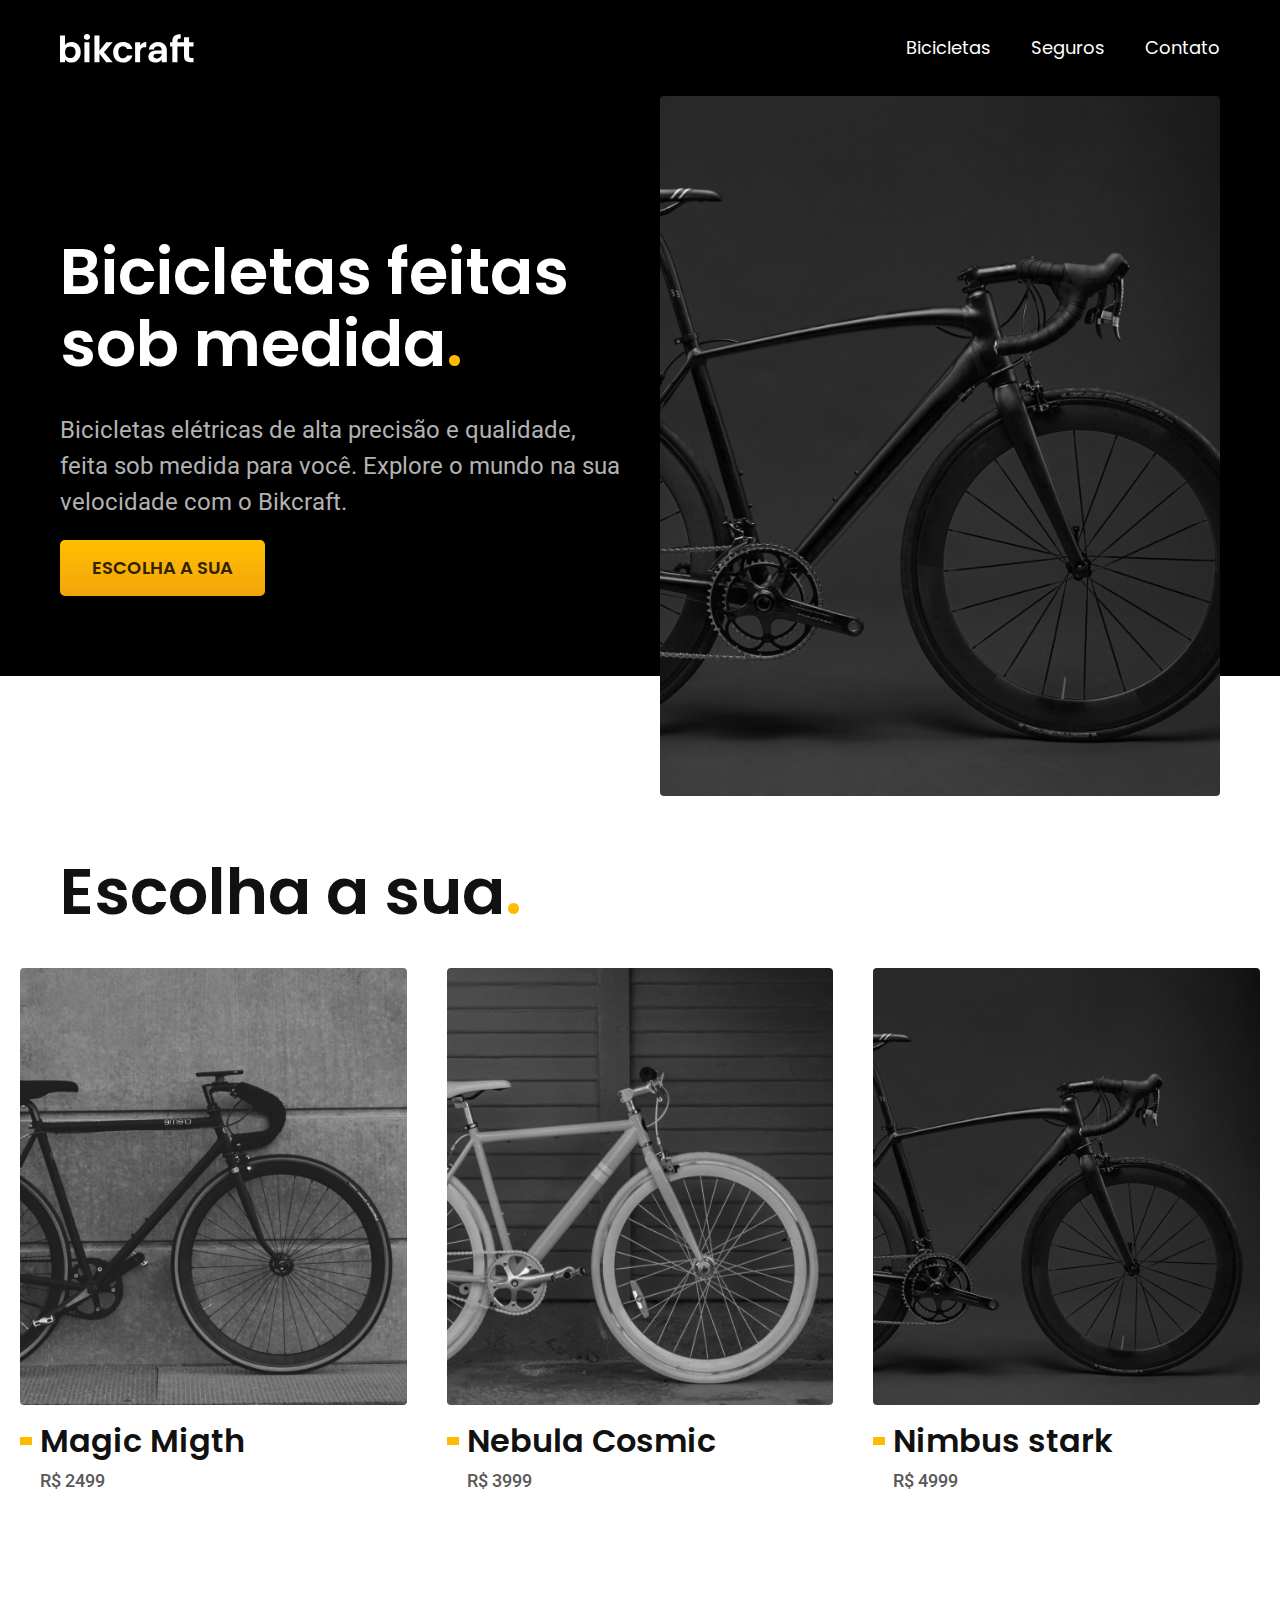
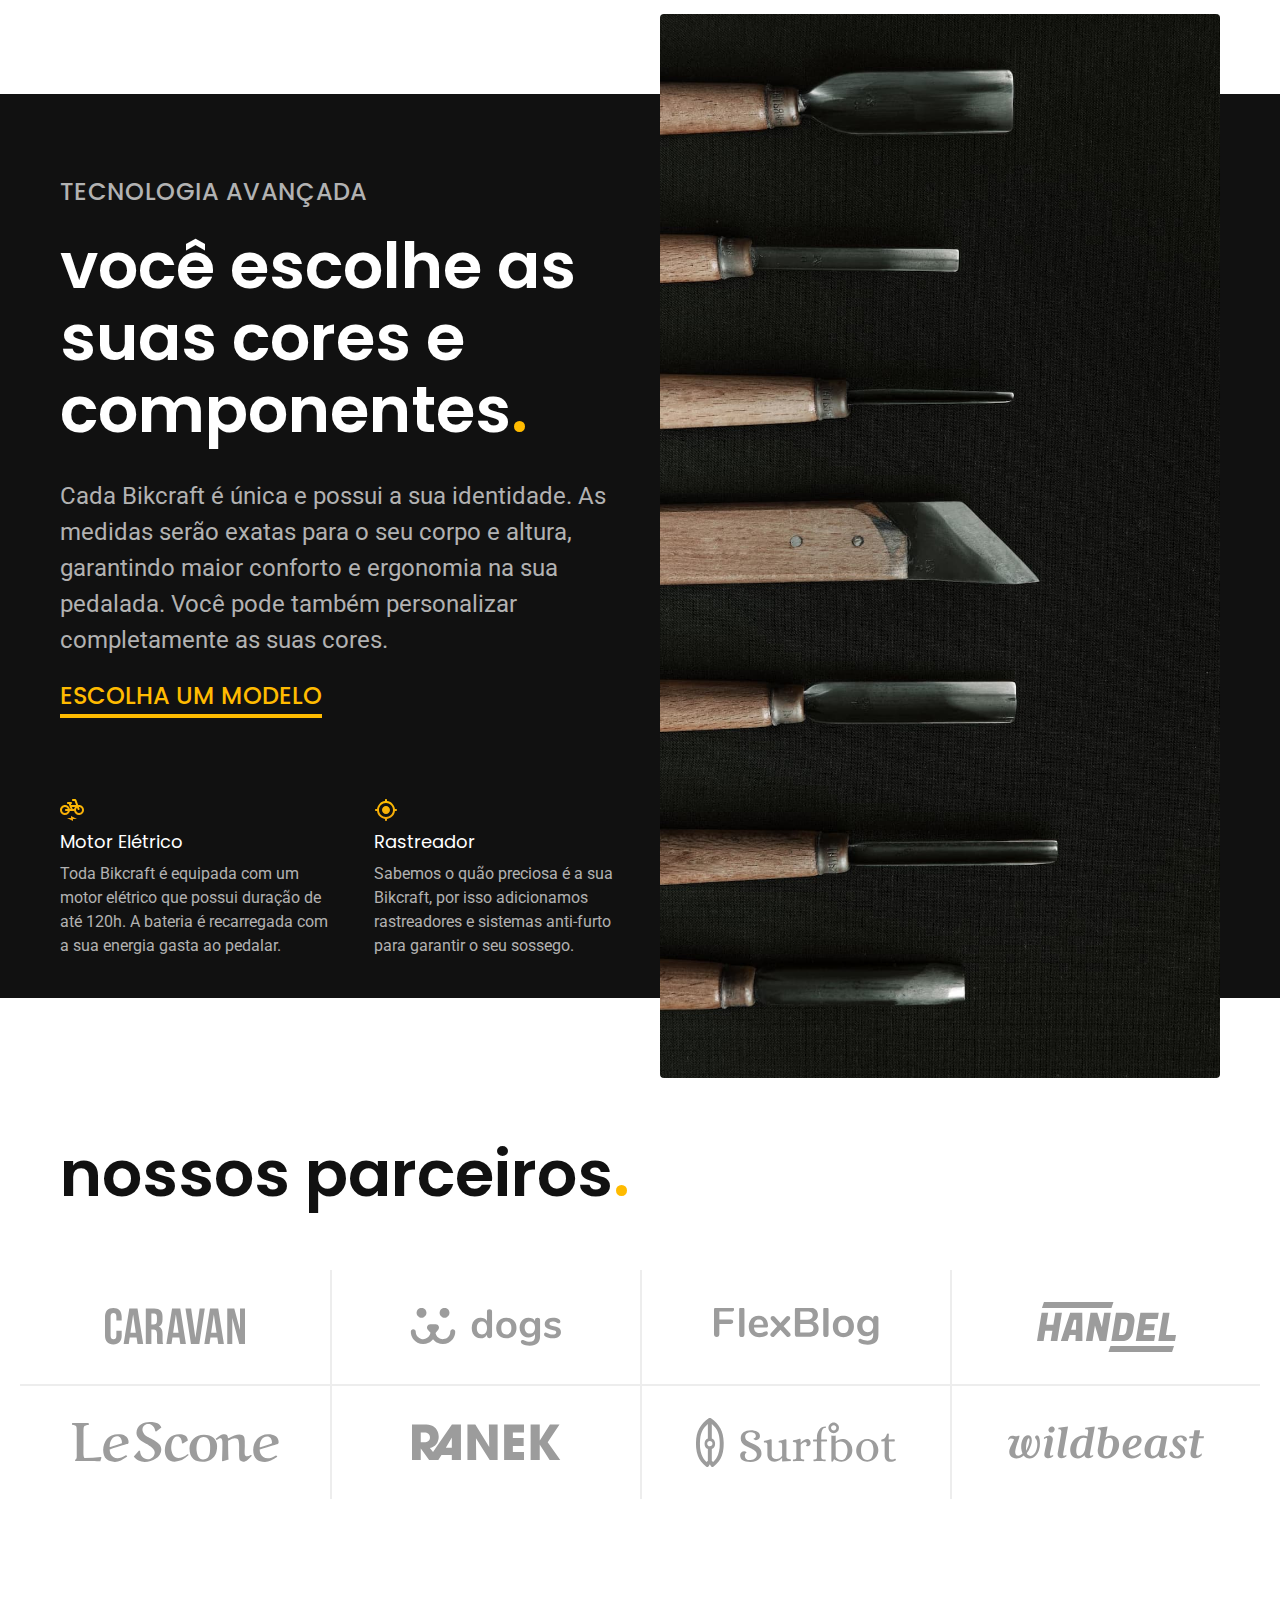
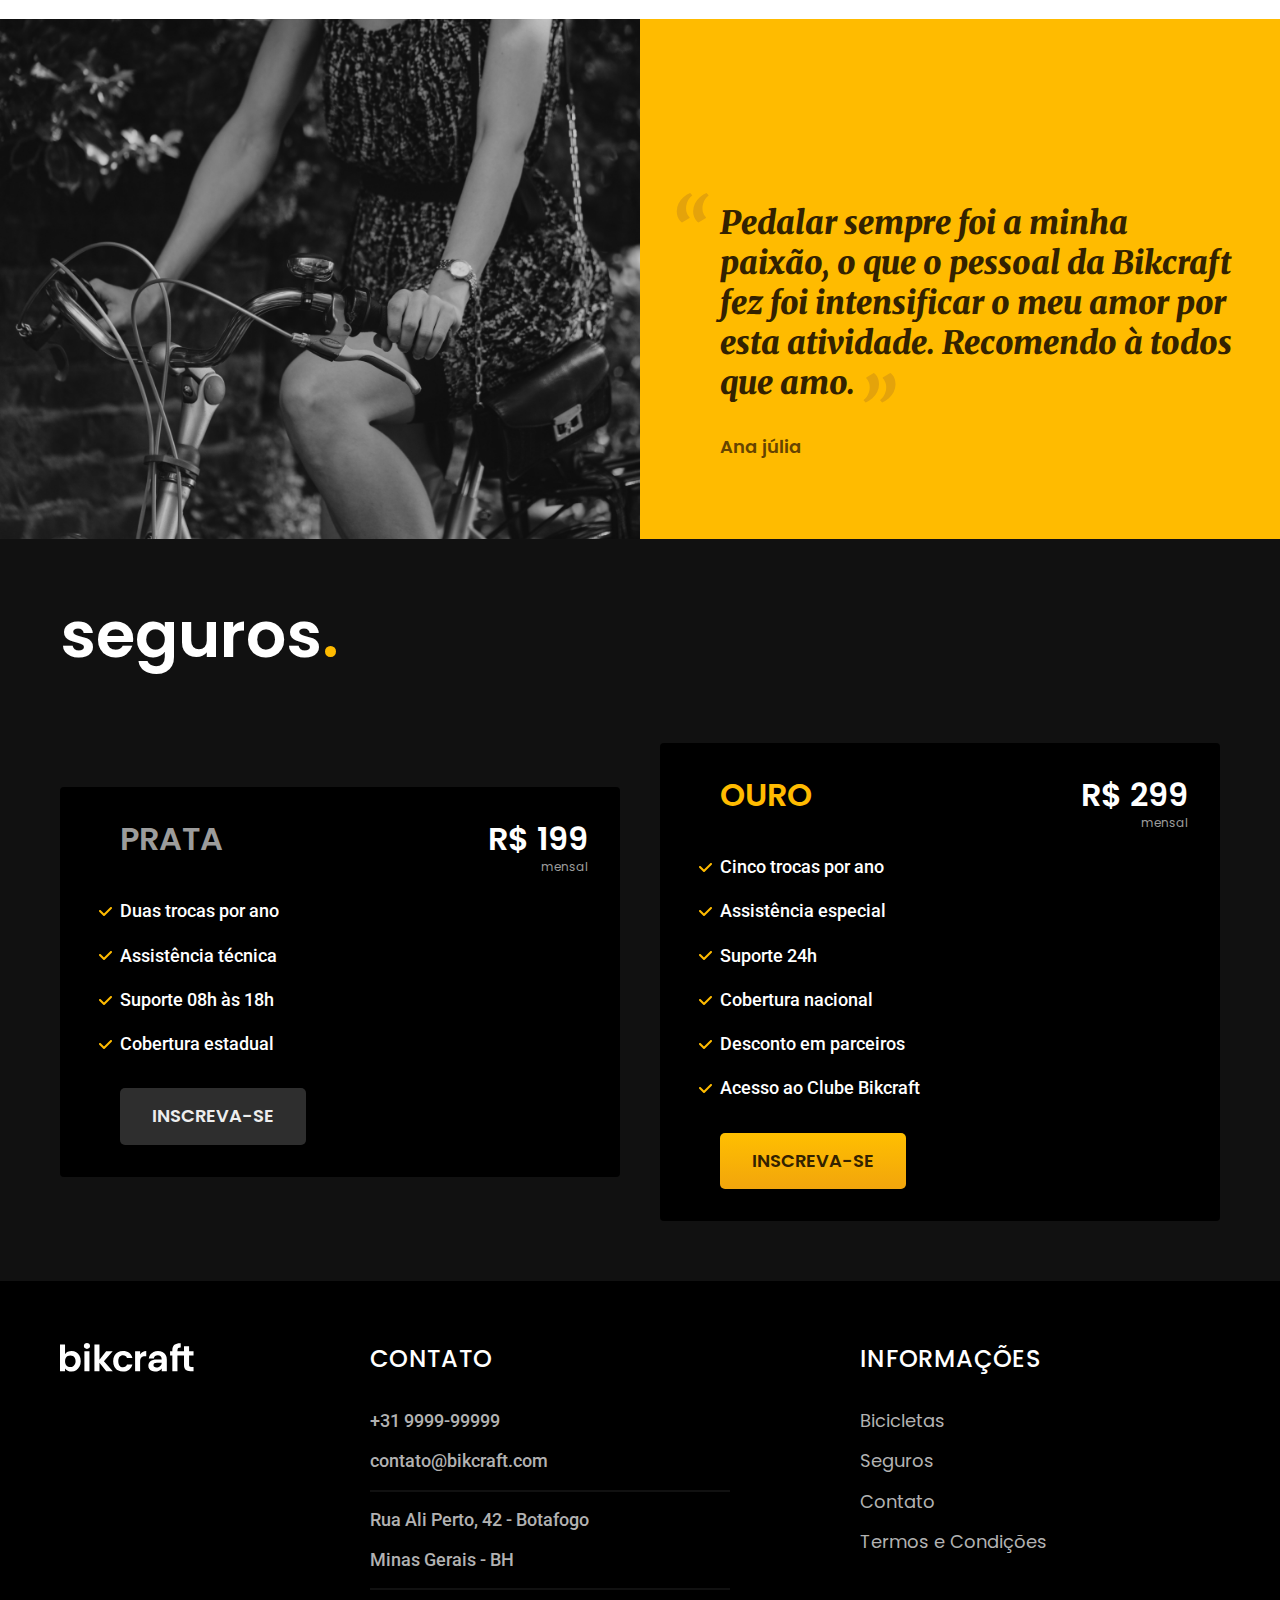
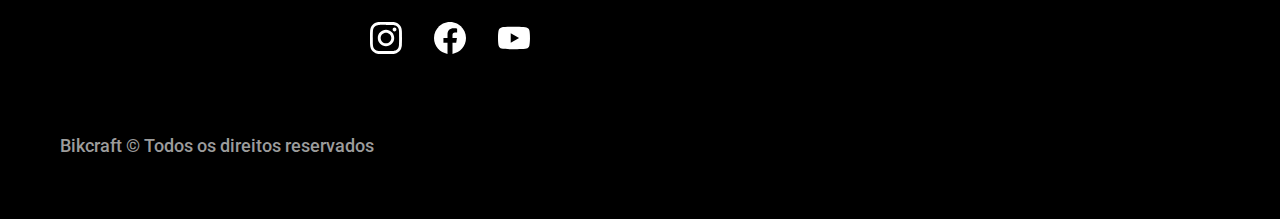
<file: index.html>
<!DOCTYPE html>
<html lang="pt-br">

<head>
  <meta charset="UTF-8">
  <meta name="viewport" content="width=device-width, initial-scale=1.0">
  <title>Bickraft - Bicicletas Elétricas</title>
  <meta name="description" content="Bicicletas elétricas  de alta precisão e qualidade,
  feitas sob medida para o cliente. Explore o mundo na sua velocidade com o Bickraft.">

  <link rel="preload" href="style/principal.css" as="style">
  <link rel="stylesheet" href="style/principal.css" media="all">

  <link rel="preconnect" href="https://fonts.googleapis.com">
  <link rel="preconnect" href="https://fonts.gstatic.com" crossorigin>
  <link href="https://fonts.googleapis.com/css2?family=Poppins:wght@400;600&family=Roboto:ital@0;1&family=Merriweather:ital,wght@1,900&display=swap" rel="stylesheet">

  <script>document.documentElement.classList.add("js");</script>
</head>

<body>
  <header class="header-bg">
    <div class="header">
      <a href="/">
        <img src="./imagens/img/bikcraft.svg" width="136" height="32" alt="logo-bikcraft">
      </a>
      <nav aria-label="primaria">
        <ul class="header-menu font-1-m cor-0">
          <li><a href="./bicicletas.html">Bicicletas</a></li>
          <li><a href="./seguros.html">Seguros</a></li>
          <li><a href="./contato.html">Contato</a></li>
        </ul>
      </nav>
    </div>
  </header>
  <main class="introducao-bg">
    <div class="introducao">
      <div class="introducao-conteudo">
        <h1 class="font-1-xxl cor-0 fadeInDown" data-anime="200">Bicicletas feitas sob medida<span class="cor-p1">.</span></h1>
        <p class="font-2-l cor-5 fadeInDown" data-anime="400">Bicicletas elétricas de alta precisão e qualidade, feita sob medida para você.
          Explore o mundo na sua velocidade com o Bikcraft.</p>
        <a class="botao fadeInDown" data-anime="600" href="/bicicletas.html">Escolha a sua</a>
      </div>
      <picture data-anime="800">
        <source media="(max-width: 800px)" srcset="/imagens/img/bicicletas/nimbus.jpg">
        <img src="./imagens/img/fotos/introducao.jpg" width="1280" height="1600" alt="bicicleta preta">
      </picture>
    </div>
  </main>
  <article class="bicicletas-lista">
    <h2 class="conteiner font-1-xxl">Escolha a sua<span class="cor-p1">.</span></h2>
    <ul>
      <li>
        <a href="/biciclietas/magic.html">
          <img src="/imagens/img/bicicletas/magic-home.jpg" alt="Bicicleta preta">
          <h3 class="font-1-xl">Magic Migth</h3>
          <span class="font-2-m cor-8">R$ 2499</span>
        </a>
      </li>
      <li>
        <a href="/biciclietas/nebula.html">
          <img src="/imagens/img/bicicletas/nebula-home.jpg" alt="Bicicleta preta">
          <h3 class="font-1-xl">Nebula Cosmic</h3>
          <span class="font-2-m cor-8">R$ 3999</span>
        </a>
      </li>
      <li>
        <a href="/biciclietas/nimbus.html">
          <img src="/imagens/img/bicicletas/nimbus-home.jpg" alt="Bicicleta preta">
          <h3 class="font-1-xl">Nimbus stark</h3>
          <span class="font-2-m cor-8">R$ 4999</span>
        </a>
      </li>
    </ul>
  </article>

  <article class="tecnologia-bg">
    <div class="tecnologia conteiner">
      <div class="tecnologia-conteudo">
        <span class="font-2-l-b cor-5">tecnologia avançada</span>
        <h2 class="font-1-xxl cor-0">você escolhe as suas cores e componentes<span class="cor-p1">.</span></h2>
        <p class="font-2-l cor-5">Cada Bikcraft é única e possui a sua identidade. As medidas serão exatas para o seu corpo e altura, garantindo maior conforto e ergonomia na sua pedalada. Você pode também personalizar completamente as suas cores.</p>
        <a class="link" href="./bicicletas.html">Escolha um modelo</a>
        <div class="tecnologia-vantagens">
          <div>
            <img src="./imagens/img/icones/eletrica.svg" width="24" height="24" alt="">
            <h3 class="font-1-m cor-0">Motor Elétrico</h3>
            <p class="font-2-s cor-5">Toda Bikcraft é equipada com um motor elétrico que possui duração de até 120h. A bateria é recarregada com a sua energia gasta ao pedalar.</p>
          </div>
          <div>
            <img src="./imagens/img/icones/rastreador.svg" width="24" height="24" alt="">
            <h3 class="font-1-m cor-0">Rastreador</h3>
            <p class="font-2-s cor-5">Sabemos o quão preciosa é a sua Bikcraft, por isso adicionamos rastreadores e sistemas anti-furto para garantir o seu sossego.</p>
          </div>
        </div>
      </div>
      <div class="tecnologia-imagem">
        <img src="./imagens/img/fotos/tecnologia.jpg" width="1200" height="1920" alt="">
      </div>
    </div>
  </article>
  <section class="parceiros" aria-label="Nossos parceiros">
    <h2 class="conteiner font-1-xxl">nossos parceiros<span class="cor-p1">.</span></h2>
    <ul>
      <li><img src="/imagens/img/parceiros/caravan.svg" width="140" height="38" alt="caravan"></li>
      <li><img src="/imagens/img/parceiros/dogs.svg" width="152" height="39" alt="dogs"></li>
      <li><img src="/imagens/img/parceiros/flexblog.svg" width="165" height="38" alt="flex-box"></li>
      <li><img src="/imagens/img/parceiros/handel.svg" width="139" height="50" alt="handel"></li>
      <li><img src="/imagens/img/parceiros/lescone.svg" width="208" height="41" alt="lescone"></li>
      <li><img src="/imagens/img/parceiros/ranek.svg" width="149" height="36" alt="ranek.svg"></li>
      <li><img src="/imagens/img/parceiros/surfbot.svg" width="200" height="49" alt="surfbot"></li>
      <li><img src="/imagens/img/parceiros/wildbeast.svg" width="196" height="34" alt="wildbeast"></li>
    </ul>
  </section>
  <section class="depoimento" aria-label="Depoimentos">
    <div>
      <img src="/imagens/img/fotos/depoimento.jpg" alt="pessoa pedalando uma bicicleta Bikcraft.">
    </div>
    <div class="depoimento-conteudo">
      <blockquote class="font-1-xl cor-p5">
        <p>Pedalar sempre foi a minha paixão, o que o pessoal da Bikcraft fez foi intensificar o meu amor por esta atividade. Recomendo à todos que amo.</p>
      </blockquote>
      <span class="font-1-m-b cor-p4">Ana júlia</span>
    </div>
  </section>
  <article class="seguros-bg">
    <div class="seguros conteiner">
      <h2 class="font-1-xxl cor-0">seguros<span class="cor-p1">.</span></h2>
      <div class="seguros-item">
        <h3 class="font-1-xl cor-6">PRATA</h3>
        <span class="font-1-xl cor-0">R$ 199<span class="font-1-xs cor-6">mensal</span></span>
        <ul class="font-2-m cor-0">
          <li>Duas trocas por ano</li>
          <li>Assistência técnica</li>
          <li>Suporte 08h às 18h</li>
          <li>Cobertura estadual</li>
        </ul>
        <a class="botao secundario" href="./orecamentos.html">Inscreva-se</a>
      </div>

      <div class="seguros-item">
        <h3 class="font-1-xl cor-p1">OURO</h3>
        <span class="font-1-xl cor-0">R$ 299<span class="font-1-xs cor-6">mensal</span></span>
        <ul class="font-2-m cor-0">
          <li>Cinco trocas por ano</li>
          <li>Assistência especial</li>
          <li>Suporte 24h</li>
          <li>Cobertura nacional</li>
          <li>Desconto em parceiros</li>
          <li>Acesso ao Clube Bikcraft</li>
        </ul>
        <a class="botao" href="./orecamentos.html">Inscreva-se</a>
      </div>
    </div>
  </article>
  <footer class="footer-bg">
    <div class="footer conteiner">
      <img src="./imagens/img/bikcraft.svg" alt="Bikcraft">
      <div class="footer-contato">
        <h3 class="font-2-l-b cor-0">Contato</h3>
        <ul class="font-2-m cor-5">
          <li><a href="tel:+55999999999">+31 9999-99999</a></li>
          <li><a href="mailto:contato@bikcraft.com">contato@bikcraft.com</a></li>
          <li>Rua Ali Perto, 42 - Botafogo</li>
          <li>Minas Gerais - BH</li>
        </ul>
        <div class="footer-redes">
          <a href="./">
            <img src="./imagens/img/redes/instagram.svg" alt="icone instagram">
          </a>
          <a href="./">
            <img src="./imagens/img/redes/facebook.svg" alt="icone facebook">
          </a>
          <a href="./">
            <img src="./imagens/img/redes/youtube.svg" alt="icone youtube">
          </a>
        </div>
      </div>
      <div class="footer-informacoes">
        <h3 class="font-2-l-b cor-0">Informações</h3>
        <nav>
          <ul class="font-1-m cor-5">
            <li><a href="./bicicletas.html">Bicicletas</a></li>
            <li><a href="./seguros.html">Seguros</a></li>
            <li><a href="./contato.html">Contato</a></li>
            <li><a href="./termos.html">Termos e Condições</a></li>
          </ul>
        </nav>
      </div>
      <p class="footer-copy font-2-m cor-6">Bikcraft © Todos os direitos reservados</p>
    </div>
  </footer>
  <script src="./js/plugins/simple-anime.js"></script>
  <script src="./js/script.js"></script>
</body>

</html>
</file>
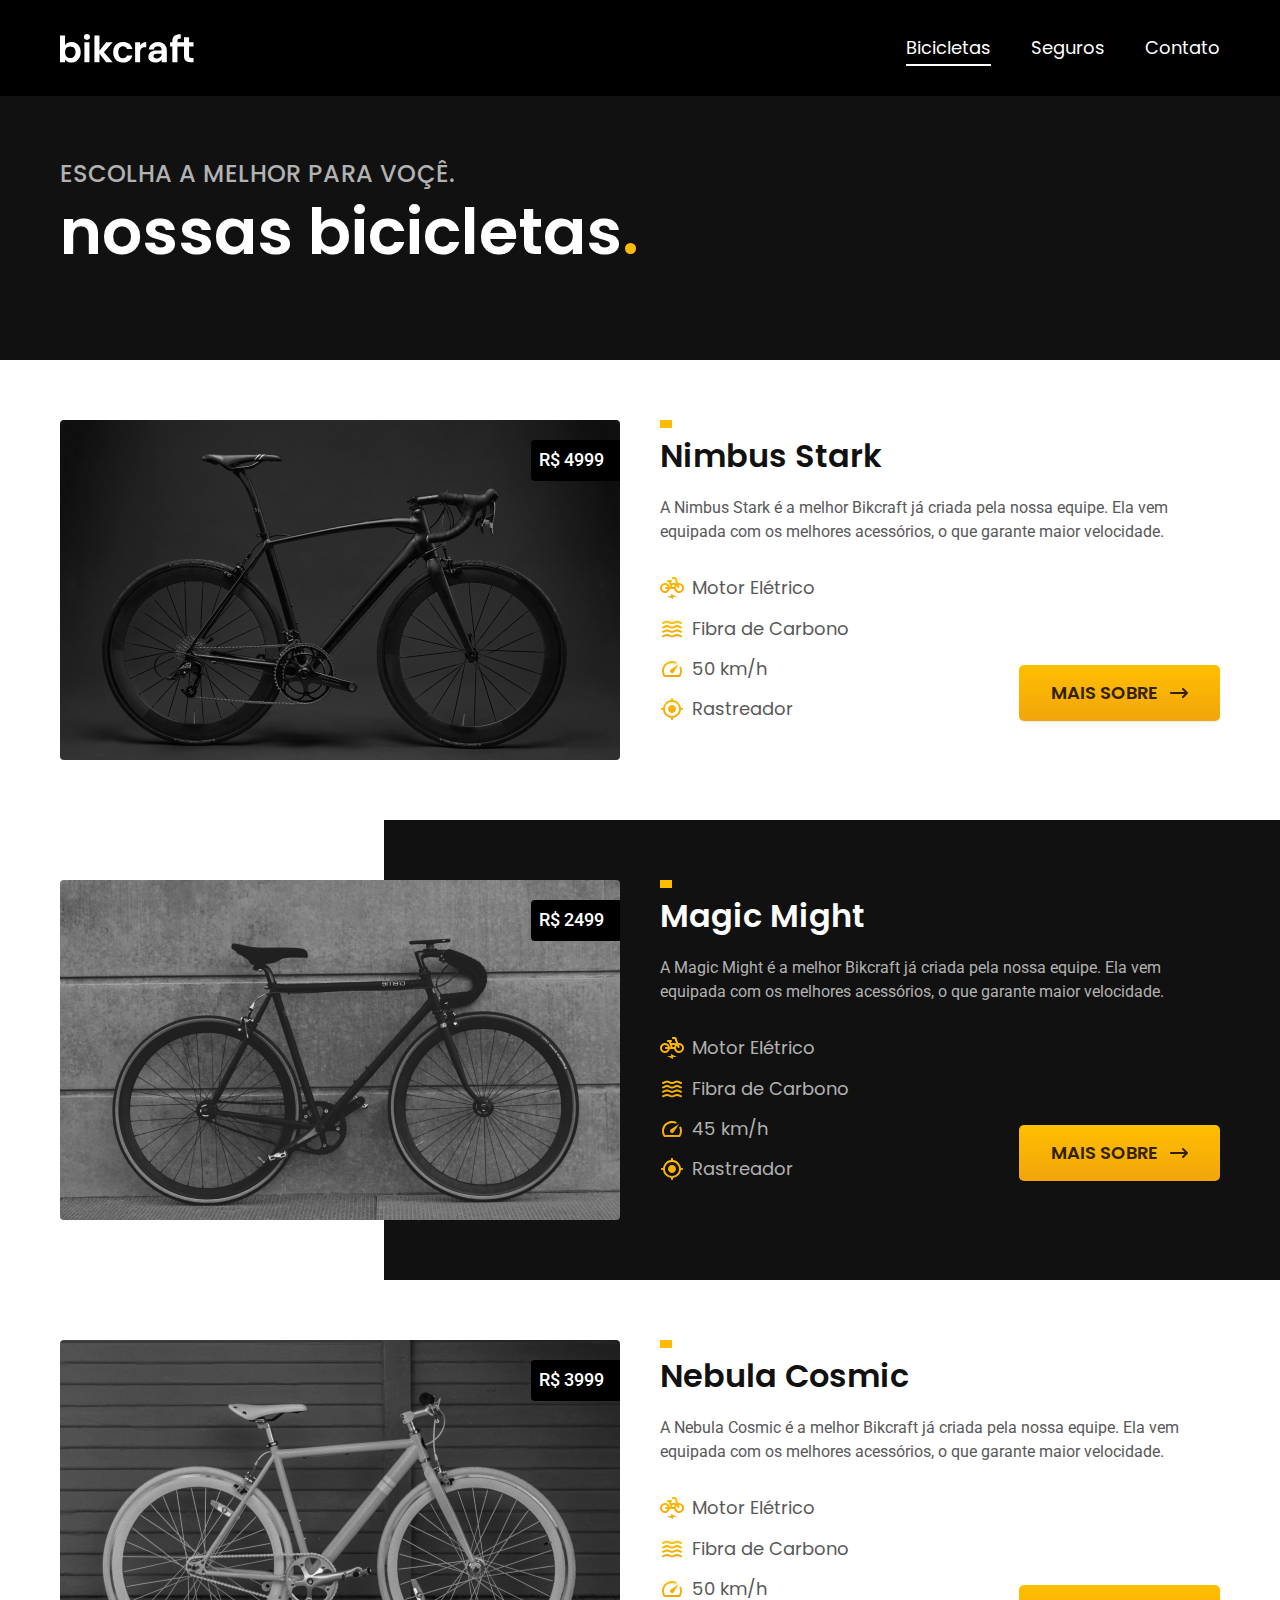
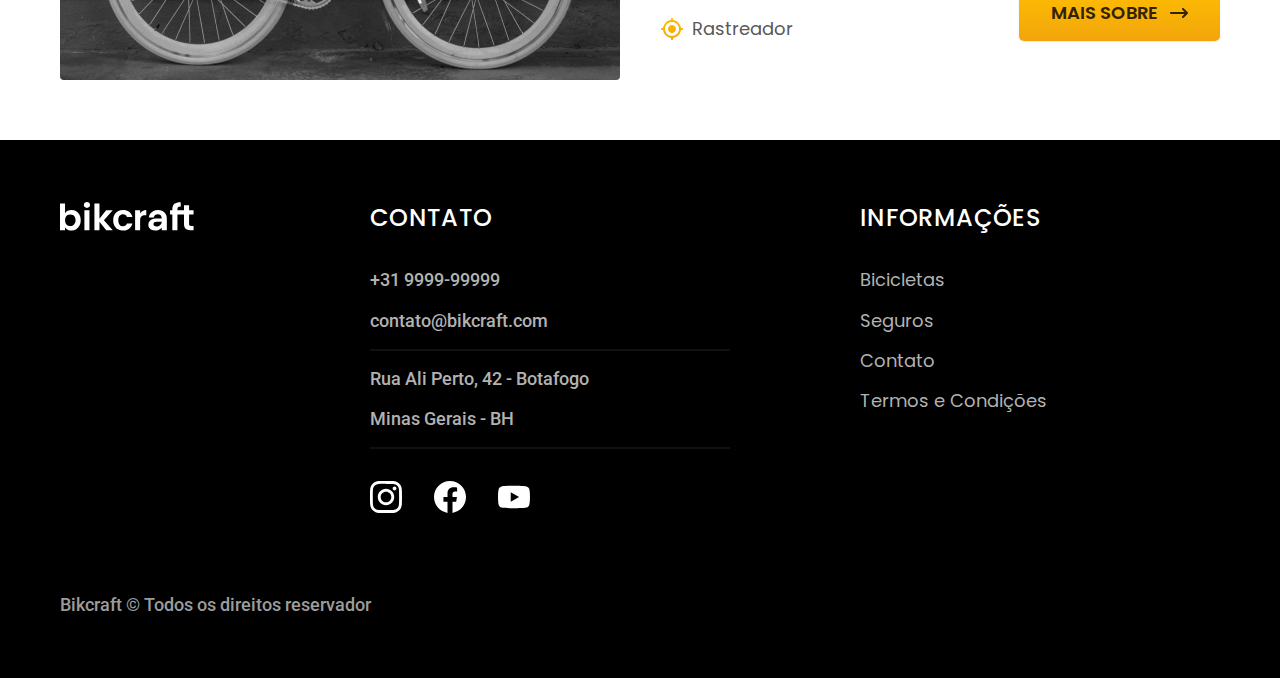
<file: bicicletas.html>
<!DOCTYPE html>
<html lang="pt-br">

<head>
  <meta charset="UTF-8">
  <meta name="viewport" content="width=device-width, initial-scale=1.0">
  <title>Termos e condições | Bickraft</title>
  <meta name="description" content="Bicicletas elétricas  de alta precisão e qualidade,
  feitas sob medida para o cliente. Explore o mundo na sua velocidade com o Bickraft.">
  
  <link rel="preload" href="style/principal.css" as="style">
  <link rel="stylesheet" href="style/principal.css" media="all">

  <link rel="preconnect" href="https://fonts.googleapis.com">
  <link rel="preconnect" href="https://fonts.gstatic.com" crossorigin>
  <link href="https://fonts.googleapis.com/css2?family=Poppins:wght@400;600&family=Roboto:ital@0;1&family=Merriweather:ital,wght@1,900&display=swap" rel="stylesheet">
  <script>document.documentElement.classList.add("js");</script>
</head>

<body id="bicicleta">
  <header class="header-bg">
    <div class="header">
      <a href="/">
        <img src="./imagens/img/bikcraft.svg" alt="logo-bikcraft">
      </a>
      <nav aria-label="primaria">
        <ul class="header-menu font-1-m cor-0">
          <li><a href="./bicicletas.html">Bicicletas</a></li>
          <li><a href="./seguros.html">Seguros</a></li>
          <li><a href="./contato.html">Contato</a></li>
        </ul>
      </nav>
    </div>
  </header>

  <main>
    <div class="titulo-bg">
      <div class="titulo conteiner">
        <p class="font-2-l-b cor-5">Escolha a melhor para voçê.</p>
        <h1 class="font-1-xxl cor-0">nossas bicicletas<span class="cor-p1">.</span></h1>
      </div>
    </div>
    <div class="bicicletas conteiner">
      <div class="bicicletas-imagem">
        <img src="./imagens/img/bicicletas/nimbus.jpg" alt="bicicleta preta">
        <span class="font-2-m cor-0">R$ 4999</span>
      </div>
      <div class="bicicletas-conteudo">
        <h2 class="font-1-xl">Nimbus Stark</h2>
        <p class="font-2-s cor-8">A Nimbus Stark é a melhor Bikcraft já criada pela nossa equipe. Ela vem equipada com os melhores acessórios, o que garante maior velocidade.</p>
        <ul class="font-1-m cor-8">
          <li>
            <img src="./imagens/img/icones/eletrica.svg" alt="">
            Motor Elétrico
          </li>
          <li>
            <img src="./imagens/img/icones/carbono.svg" alt="">
            Fibra de Carbono
          </li>
          <li>
            <img src="./imagens/img/icones/velocidade.svg" alt="">
            50 km/h
          </li>
          <li>
            <img src="./imagens/img/icones/rastreador.svg" alt="">
            Rastreador
          </li>
        </ul>
        <a class="botao seta" href="/biciclietas/nimbus.html">Mais Sobre</a>
      </div>
    </div>
    <div class="bicicletas-bg">
      <div class="bicicletas conteiner">
        <div class="bicicletas-imagem">
          <img src="./imagens/img/bicicletas/magic.jpg" alt="bicicleta preta">
          <span class="font-2-m cor-0">R$ 2499</span>
        </div>
        <div class="bicicletas-conteudo">
          <h2 class="font-1-xl cor-0">Magic Might</h2>
          <p class="font-2-s cor-5">A Magic Might é a melhor Bikcraft já criada pela nossa equipe. Ela vem equipada com os melhores acessórios, o que garante maior velocidade.</p>
          <ul class="font-1-m cor-5">
            <li>
              <img src="./imagens/img/icones/eletrica.svg" alt="">
              Motor Elétrico
            </li>
            <li>
              <img src="./imagens/img/icones/carbono.svg" alt="">
              Fibra de Carbono
            </li>
            <li>
              <img src="./imagens/img/icones/velocidade.svg" alt="">
              45 km/h
            </li>
            <li>
              <img src="./imagens/img/icones/rastreador.svg" alt="">
              Rastreador
            </li>
          </ul>
          <a class="botao seta" href="/biciclietas/magic.html">Mais Sobre</a>
        </div>
      </div>
    </div>
    <div class="bicicletas conteiner">
      <div class="bicicletas-imagem">
        <img src="./imagens/img/bicicletas/nebula.jpg" alt="bicicleta preta">
        <span class="font-2-m cor-0">R$ 3999</span>
      </div>
      <div class="bicicletas-conteudo">
        <h2 class="font-1-xl">Nebula Cosmic</h2>
        <p class="font-2-s cor-8">A Nebula Cosmic é a melhor Bikcraft já criada pela nossa equipe. Ela vem equipada com os melhores acessórios, o que garante maior velocidade.</p>
        <ul class="font-1-m cor-8">
          <li>
            <img src="./imagens/img/icones/eletrica.svg" alt="">
            Motor Elétrico
          </li>
          <li>
            <img src="./imagens/img/icones/carbono.svg" alt="">
            Fibra de Carbono
          </li>
          <li>
            <img src="./imagens/img/icones/velocidade.svg" alt="">
            50 km/h
          </li>
          <li>
            <img src="./imagens/img/icones/rastreador.svg" alt="">
            Rastreador
          </li>
        </ul>
        <a class="botao seta" href="/biciclietas/nebula.html">Mais Sobre</a>
      </div>
    </div>
  </main>

  <footer class="footer-bg">
    <div class="footer conteiner">
      <img src="./imagens/img/bikcraft.svg" alt="Bikcraft">
      <div class="footer-contato">
        <h3 class="font-2-l-b cor-0">Contato</h3>
        <ul class="font-2-m cor-5">
          <li><a href="tel:+55999999999">+31 9999-99999</a></li>
          <li><a href="mailto:contato@bikcraft.com">contato@bikcraft.com</a></li>
          <li>Rua Ali Perto, 42 - Botafogo</li>
          <li>Minas Gerais - BH</li>
        </ul>
        <div class="footer-redes">
          <a href="./">
            <img src="./imagens/img/redes/instagram.svg" alt="icone instagram">
          </a>
          <a href="./">
            <img src="./imagens/img/redes/facebook.svg" alt="icone facebook">
          </a>
          <a href="./">
            <img src="./imagens/img/redes/youtube.svg" alt="icone youtube">
          </a>
        </div>
      </div>
      <div class="footer-informacoes">
        <h3 class="font-2-l-b cor-0">Informações</h3>
        <nav>
          <ul class="font-1-m cor-5">
            <li><a href="./bicicletas.html">Bicicletas</a></li>
            <li><a href="./seguros.html">Seguros</a></li>
            <li><a href="./contato.html">Contato</a></li>
            <li><a href="./termos.html">Termos e Condições</a></li>
          </ul>
        </nav>
      </div>
      <p class="footer-copy font-2-m cor-6">Bikcraft © Todos os direitos reservador</p>
    </div>
  </footer>
  <script src="./js/script.js"></script>
</body>
</file>
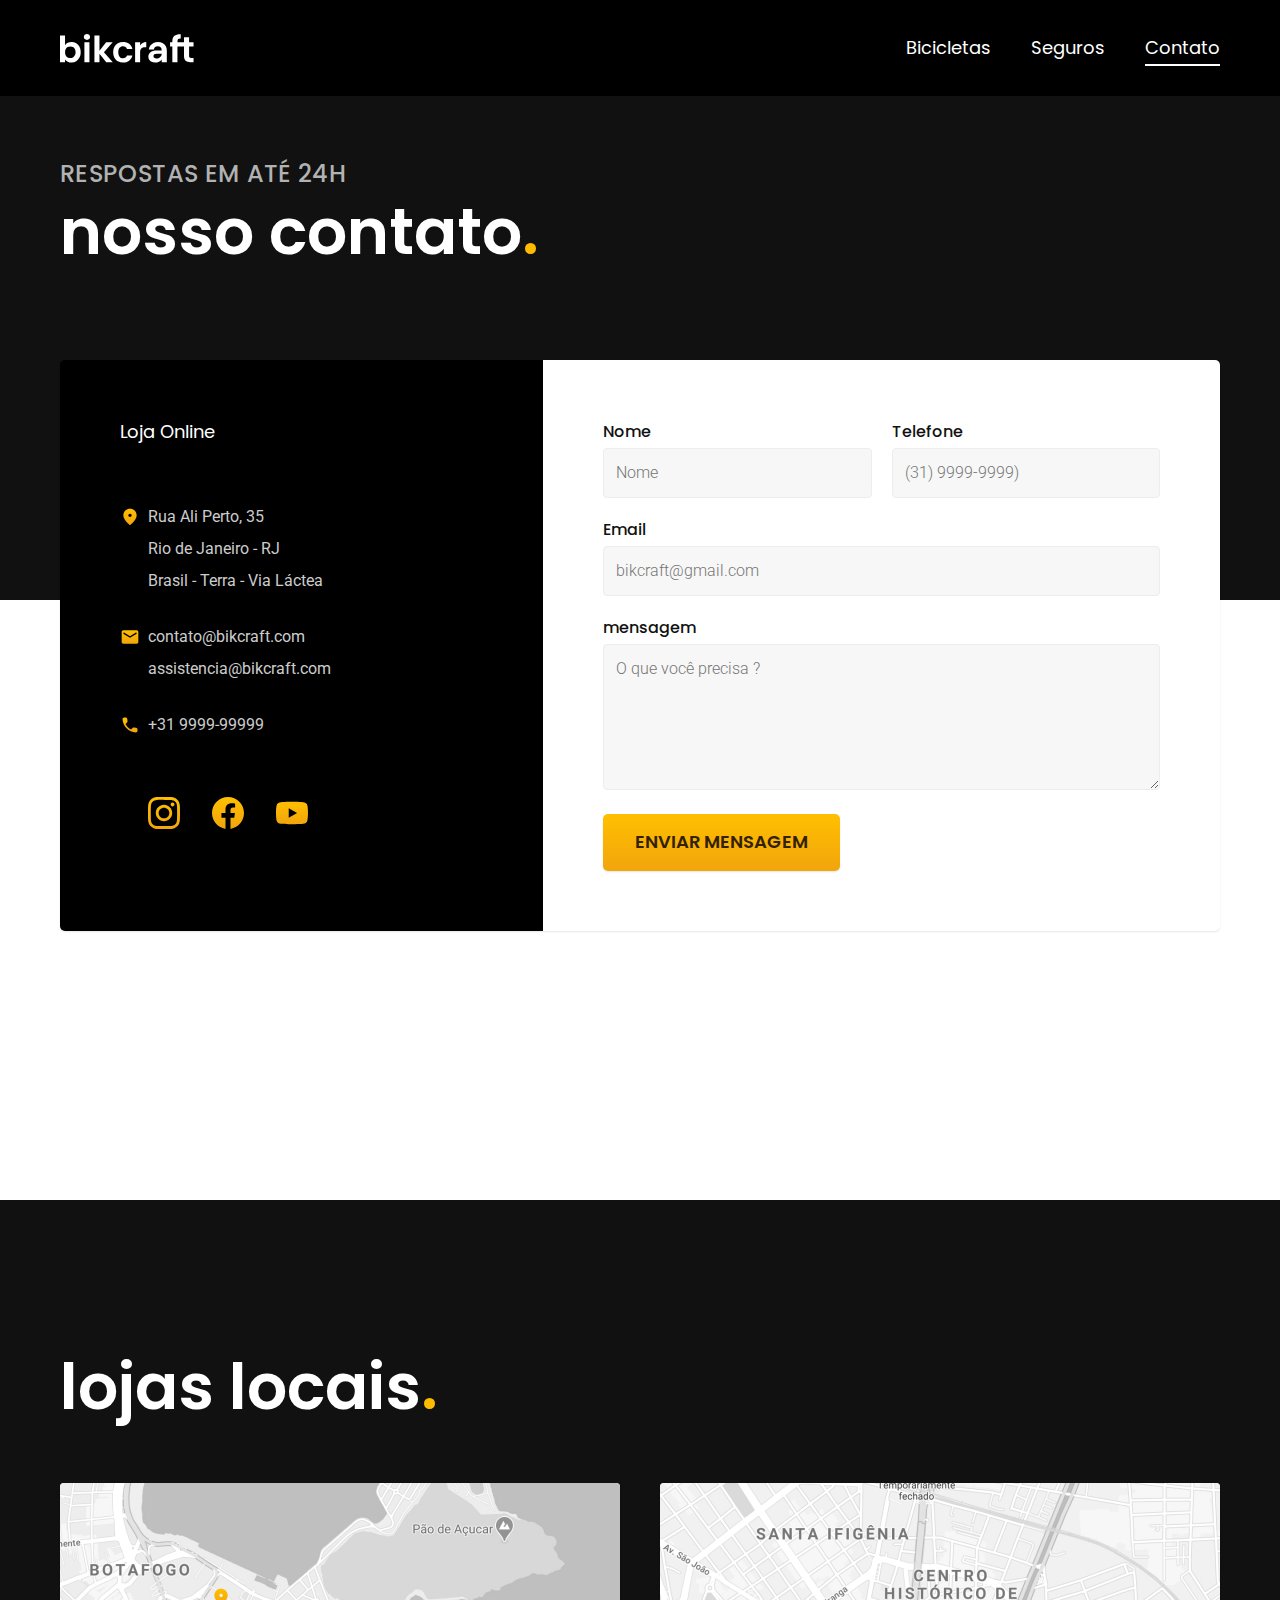
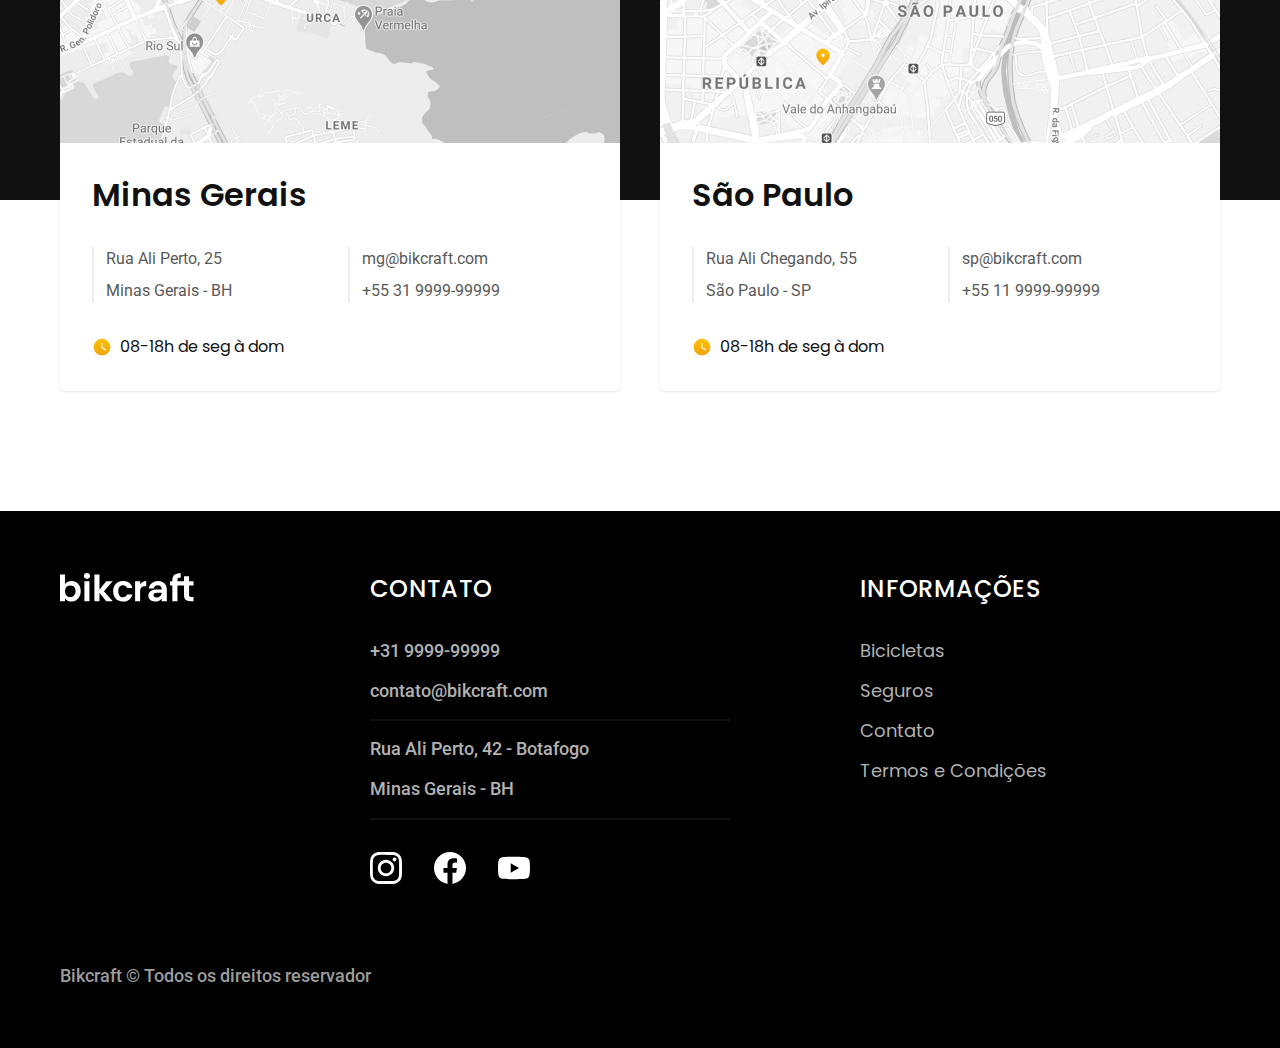
<file: contato.html>
<!DOCTYPE html>
<html lang="pt-br">

<head>
  <meta charset="UTF-8">
  <meta name="viewport" content="width=device-width, initial-scale=1.0">
  <title>Contato | Bickraft</title>
  <meta name="description" content="Bicicletas elétricas  de alta precisão e qualidade,
  feitas sob medida para o cliente. Explore o mundo na sua velocidade com o Bickraft.">
  
  <link rel="preload" href="style/principal.css" as="style">
  <link rel="stylesheet" href="style/principal.css" media="all">

  <link rel="preconnect" href="https://fonts.googleapis.com">
  <link rel="preconnect" href="https://fonts.gstatic.com" crossorigin>
  <link href="https://fonts.googleapis.com/css2?family=Poppins:wght@400;600&family=Roboto:ital@0;1&family=Merriweather:ital,wght@1,900&display=swap" rel="stylesheet">
  <script>document.documentElement.classList.add("js");</script>
</head>

<body id="contato">
  <header class="header-bg">
    <div class="header">
      <a href="/">
        <img src="./imagens/img/bikcraft.svg" alt="logo-bikcraft">
      </a>
      <nav aria-label="primaria">
        <ul class="header-menu font-1-m cor-0">
          <li><a href="./bicicletas.html">Bicicletas</a></li>
          <li><a href="./seguros.html">Seguros</a></li>
          <li><a href="./contato.html">Contato</a></li>
        </ul>
      </nav>
    </div>
  </header>

  <main>
    <div class="titulo-bg">
      <div class="titulo conteiner">
        <p class="font-2-l-b cor-5">Respostas em até 24h</p>
        <h1 class="font-1-xxl cor-0">nosso contato<span class="cor-p1">.</span></h1>
      </div>
    </div>
    <div class="contato conteiner">
      <section class="contato-dados" aria-label="Endereço">
        <h2 class="font-1-m cor-0">Loja Online</h2>
        <div class="contato-endereco font-2-s cor-4">
          <p>Rua Ali Perto, 35</p>
          <p>Rio de Janeiro - RJ</p>
          <p>Brasil - Terra - Via Láctea</p>
        </div>
        <address class="contato-meios font-2-s cor-4">
          <a href="mailto:contato@bikcraft.com">contato@bikcraft.com</a>
          <a href="mailto:assistencia@bikcraft.com">assistencia@bikcraft.com</a>
          <a href="tel:+55999999999">+31 9999-99999</a>
        </address>
        <div class="contato-redes">
          <a href="./">
            <img src="./imagens/img/redes/instagram-p.svg" alt="icone instagram">
          </a>
          <a href="./">
            <img src="./imagens/img/redes/facebook-p.svg" alt="icone facebook">
          </a>
          <a href="./">
            <img src="./imagens/img/redes/youtube-p.svg" alt="icone youtube">
          </a>
        </div>
      </section>
      <section class="contato-formulario" aria-label="formulário">
        <form class="form" action="/">
          <div>
            <label for="nome">Nome</label>
            <input type="text" id="nome" name="nome" placeholder="Nome">
          </div>
          <div>
            <label for="telefone">Telefone</label>
            <input type="text" id="telefone" name="telefone" placeholder="(31) 9999-9999)">
          </div>
          <div class="col-2">
            <label for="email">Email</label>
            <input type="email" id="email" name="email" placeholder="bikcraft@gmail.com">
          </div>
          <div class="col-2">
            <label for="mensagem">mensagem</label>
            <textarea rows="5" id="mensagem" name="mensagem" placeholder="O que você precisa ?"></textarea>
          </div>
          <button class="botao col-2">Enviar Mensagem</button>
        </form>
      </section>
    </div>
  </main>
  <article class="lojas conteiner">
    <h2 class="font-1-xxl cor-0">lojas locais<span class="cor-p1">.</span></h2>
    <div class="lojas-item">
      <img src="/imagens/img/lojas/rj.jpg" alt="mapa marcando o Endereço da loja em Minas gerais.">
      <div class="lojas-conteudo">
        <h3 class="font-1-xl">Minas Gerais</h3>
        <div class="lojas-dados font-2-s cor-8">
          <p>Rua Ali Perto, 25</p>
          <p>Minas Gerais - BH</p>
        </div>
        <div class="lojas-dados font-2-s cor-8">
          <a href="mailto:mg@bikcraft.com">mg@bikcraft.com</a>
          <a href="tel:+55999999999">+55 31 9999-99999</a>
        </div>
        <p class="lojas-tempo font-1-s"><img src="/imagens/img/icones/horario.svg" alt="horario">08-18h de seg à dom</p>
      </div>
    </div>
    <div class="lojas-item">
      <img src="/imagens/img/lojas/sp.jpg" alt="mapa marcando o Endereço da loja em São Paulo.">
      <div class="lojas-conteudo">
        <h3 class="font-1-xl">São Paulo</h3>
        <div class="lojas-dados font-2-s cor-8">
          <p>Rua Ali Chegando, 55</p>
          <p>São Paulo - SP</p>
        </div>
        <div class="lojas-dados font-2-s cor-8">
          <a href="mailto:sp@bikcraft.com">sp@bikcraft.com</a>
          <a href="tel:+55999999999">+55 11 9999-99999</a>
        </div>
        <p class="lojas-tempo font-1-s"><img src="/imagens/img/icones/horario.svg" alt="horario">08-18h de seg à dom</p>
      </div>
    </div>
  </article>
  <footer class="footer-bg">
    <div class="footer conteiner">
      <img src="./imagens/img/bikcraft.svg" alt="Bikcraft">
      <div class="footer-contato">
        <h3 class="font-2-l-b cor-0">Contato</h3>
        <ul class="font-2-m cor-5">
          <li><a href="tel:+55999999999">+31 9999-99999</a></li>
          <li><a href="mailto:contato@bikcraft.com">contato@bikcraft.com</a></li>
          <li>Rua Ali Perto, 42 - Botafogo</li>
          <li>Minas Gerais - BH</li>
        </ul>
        <div class="footer-redes">
          <a href="./">
            <img src="./imagens/img/redes/instagram.svg" alt="icone instagram">
          </a>
          <a href="./">
            <img src="./imagens/img/redes/facebook.svg" alt="icone facebook">
          </a>
          <a href="./">
            <img src="./imagens/img/redes/youtube.svg" alt="icone youtube">
          </a>
        </div>
      </div>
      <div class="footer-informacoes">
        <h3 class="font-2-l-b cor-0">Informações</h3>
        <nav>
          <ul class="font-1-m cor-5">
            <li><a href="./bicicletas.html">Bicicletas</a></li>
            <li><a href="./seguros.html">Seguros</a></li>
            <li><a href="./contato.html">Contato</a></li>
            <li><a href="./termos.html">Termos e Condições</a></li>
          </ul>
        </nav>
      </div>
      <p class="footer-copy font-2-m cor-6">Bikcraft © Todos os direitos reservador</p>
    </div>
  </footer>
  <script src="./js/script.js"></script>
</body>
</file>
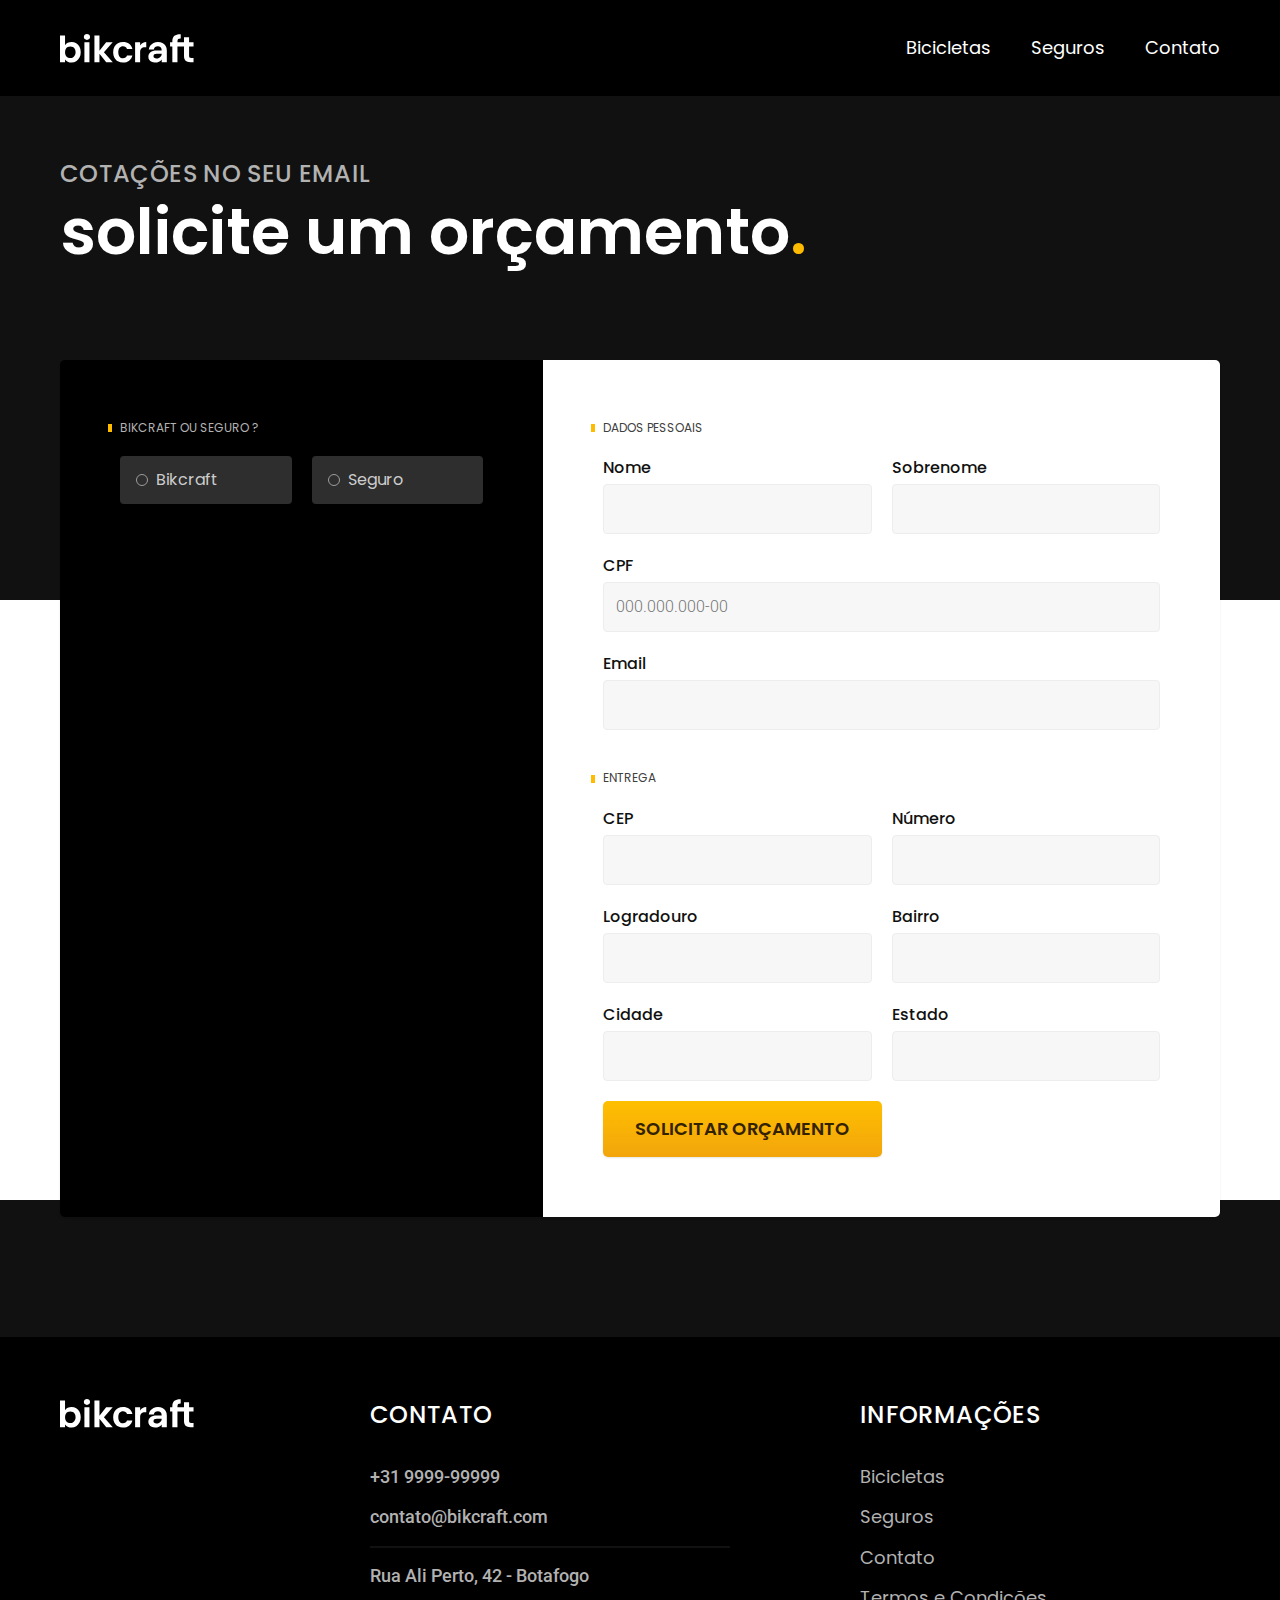
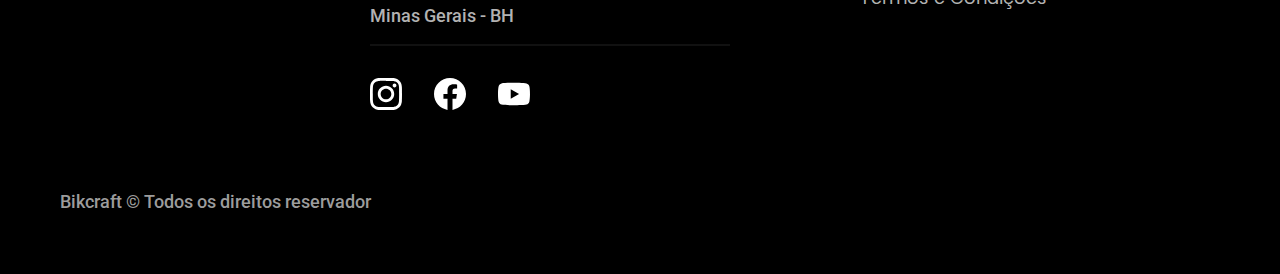
<file: orcamento.html>
<!DOCTYPE html>
<html lang="pt-br">

<head>
  <meta charset="UTF-8">
  <meta name="viewport" content="width=device-width, initial-scale=1.0">
  <title>Orçamento | Bickraft</title>
  <meta name="description" content="Orçamento">

  <link rel="preload" href="style/principal.css" as="style">
  <link rel="stylesheet" href="style/principal.css" media="all">

  <link rel="preconnect" href="https://fonts.googleapis.com">
  <link rel="preconnect" href="https://fonts.gstatic.com" crossorigin>
  <link href="https://fonts.googleapis.com/css2?family=Poppins:wght@400;600&family=Roboto:ital@0;1&family=Merriweather:ital,wght@1,900&display=swap" rel="stylesheet">
  <script>document.documentElement.classList.add("js");</script>
</head>

<body id="orcamento">
  <header class="header-bg">
    <div class="header">
      <a href="/">
        <img src="./imagens/img/bikcraft.svg" alt="logo-bikcraft">
      </a>
      <nav aria-label="primaria">
        <ul class="header-menu font-1-m cor-0">
          <li><a href="./bicicletas.html">Bicicletas</a></li>
          <li><a href="./seguros.html">Seguros</a></li>
          <li><a href="./contato.html">Contato</a></li>
        </ul>
      </nav>
    </div>
  </header>

  <main>
    <div class="titulo-bg">
      <div class="titulo conteiner">
        <p class="font-2-l-b cor-5">Cotações no seu email</p>
        <h1 class="font-1-xxl cor-0">solicite um orçamento<span class="cor-p1">.</span></h1>
      </div>
    </div>
    <form class="orcamento conteiner" action="./">
      <div class="orcamento-produto">
        <h2 class="font-1-xs cor-5">Bikcraft ou Seguro ?</h2>

        <input type="radio" name="tipo" value="bikcraft" id="bikcraft">
        <label for="bikcraft">Bikcraft</label>

        <input type="radio" name="tipo" value="seguro" id="seguro">
        <label for="seguro">Seguro</label>

        <div class="orcamento-conteudo" id="orcamento-bikcraft">
          <h2 class="font-1-xs cor-5">Escolha a sua</h2>

          <input type="radio" name="produto" value="nimbus" id="nimbus">
          <label for="nimbus">Nimbus Stark <span>R$ 4999</span></label>
          <div class="orcamento-detalhes">
            <ul class="font-1-xs cor-8">
              <li><img src="/imagens/img/icones/eletrica.svg" alt="icone de motor elétrico">Motor Elétrico</li>
              <li><img src="/imagens/img/icones/carbono.svg" alt="icone de carbono">Fibra de Carbono</li>
              <li><img src="/imagens/img/icones/velocidade.svg" alt="icone de velocidade">50 km/h</li>
              <li><img src="/imagens/img/icones/rastreador.svg" alt="icone de rastreador">Rastreador</li>
            </ul>
            <img src="/imagens/img/bicicletas/nimbus.jpg" alt="foto da bicicleta Nimbus">
          </div>

          <input type="radio" name="produto" value="magic" id="magic">
          <label for="magic">Magic Might <span>R$ 2499</span></label>

          <div class="orcamento-detalhes">
            <ul class="font-1-xs cor-8">
              <li><img src="/imagens/img/icones/eletrica.svg" alt="icone de motor elétrico">Motor Elétrico</li>
              <li><img src="/imagens/img/icones/carbono.svg" alt="icone de carbono">Fibra de Carbono</li>
              <li><img src="/imagens/img/icones/velocidade.svg" alt="icone de velocidade">45 km/h</li>
              <li><img src="/imagens/img/icones/rastreador.svg" alt="icone de rastreador">Rastreador</li>
            </ul>
            <img src="/imagens/img/bicicletas/magic.jpg" alt="foto da bicicleta Magic">
          </div>

          <input type="radio" name="produto" value="nebula" id="nebula">
          <label for="nebula">Nebula Cosmic <span>R$ 3999</span></label>
          <div class="orcamento-detalhes">
            <ul class="font-1-xs cor-8">
              <li><img src="/imagens/img/icones/eletrica.svg" alt="icone de motor elétrico">Motor Elétrico</li>
              <li><img src="/imagens/img/icones/carbono.svg" alt="icone de carbono">Fibra de Carbono</li>
              <li><img src="/imagens/img/icones/velocidade.svg" alt="icone de velocidade">40 km/h</li>
              <li><img src="/imagens/img/icones/rastreador.svg" alt="icone de rastreador">Rastreador</li>
            </ul>
            <img src="/imagens/img/bicicletas/nebula.jpg" alt="foto da bicicleta Nebula">
          </div>
        </div>

        <div class="orcamento-conteudo" id="orcamento-seguro">
          <h2 class="font-1-xs cor-5">Escolha o plano</h2>

          <input type="radio" name="produto" value="prata" id="prata">
          <label for="prata">Prata<span>R$ 199</span></label>

          <input type="radio" name="produto" value="ouro" id="ouro">
          <label for="ouro">Ouro<span>R$ 299</span></label>
        </div>
      </div>
      <div class="orcamento-dados form">
        <h2 class="font-1-xs cor-9 col-2">dados pessoais</h2>
        <div>
          <label for="nome">Nome</label>
          <input type="text" id="nome" name="nome">
        </div>
        <div>
          <label for="sobrenome">Sobrenome</label>
          <input type="text" id="sobrenome" name="sobrenome">
        </div>
        <div class="col-2">
          <label for="cpf">CPF</label>
          <input type="text" id="cpf" name="cpf" placeholder="000.000.000-00">
        </div>
        <div class="col-2">
          <label for="email">Email</label>
          <input type="email" id="email" name="email">
        </div>

        <h2 class="font-1-xs cor-9 col-2">entrega</h2>
        <div>
          <label for="cep">CEP</label>
          <input type="text" id="cep" name="cep">
        </div>
        <div>
          <label for="numero">Número</label>
          <input type="text" id="numero" name="numero">
        </div>
        <div>
          <label for="logradouro">Logradouro</label>
          <input type="text" id="logradouro" name="logradouro">
        </div>
        <div>
          <label for="bairro">Bairro</label>
          <input type="text" id="bairro" name="bairro">
        </div>
        <div>
          <label for="cidade">Cidade</label>
          <input type="text" id="cidade" name="cidade">
        </div>
        <div>
          <label for="estado">Estado</label>
          <input type="text" id="estado" name="estado">
        </div>
        <button class="botao col-2">Solicitar Orçamento</button>
      </div>
    </form>
  </main>

  <footer class="footer-bg">
    <div class="footer conteiner">
      <img src="./imagens/img/bikcraft.svg" width="136" height="32" alt="Bikcraft">
      <div class="footer-contato">
        <h3 class="font-2-l-b cor-0">Contato</h3>
        <ul class="font-2-m cor-5">
          <li><a href="tel:+55999999999">+31 9999-99999</a></li>
          <li><a href="mailto:contato@bikcraft.com">contato@bikcraft.com</a></li>
          <li>Rua Ali Perto, 42 - Botafogo</li>
          <li>Minas Gerais - BH</li>
        </ul>
        <div class="footer-redes">
          <a href="./">
            <img src="./imagens/img/redes/instagram.svg" width="32" height="32" alt="icone instagram">
          </a>
          <a href="./">
            <img src="./imagens/img/redes/facebook.svg" width="32" height="32" alt="icone facebook">
          </a>
          <a href="./">
            <img src="./imagens/img/redes/youtube.svg" width="32" height="32" alt="icone youtube">
          </a>
        </div>
      </div>
      <div class="footer-informacoes">
        <h3 class="font-2-l-b cor-0">Informações</h3>
        <nav>
          <ul class="font-1-m cor-5">
            <li><a href="./bicicletas.html">Bicicletas</a></li>
            <li><a href="./seguros.html">Seguros</a></li>
            <li><a href="./contato.html">Contato</a></li>
            <li><a href="./termos.html">Termos e Condições</a></li>
          </ul>
        </nav>
      </div>
      <p class="footer-copy font-2-m cor-6">Bikcraft © Todos os direitos reservador</p>
    </div>
  </footer>
  <script src="./js/script.js"></script>
</body>
</file>
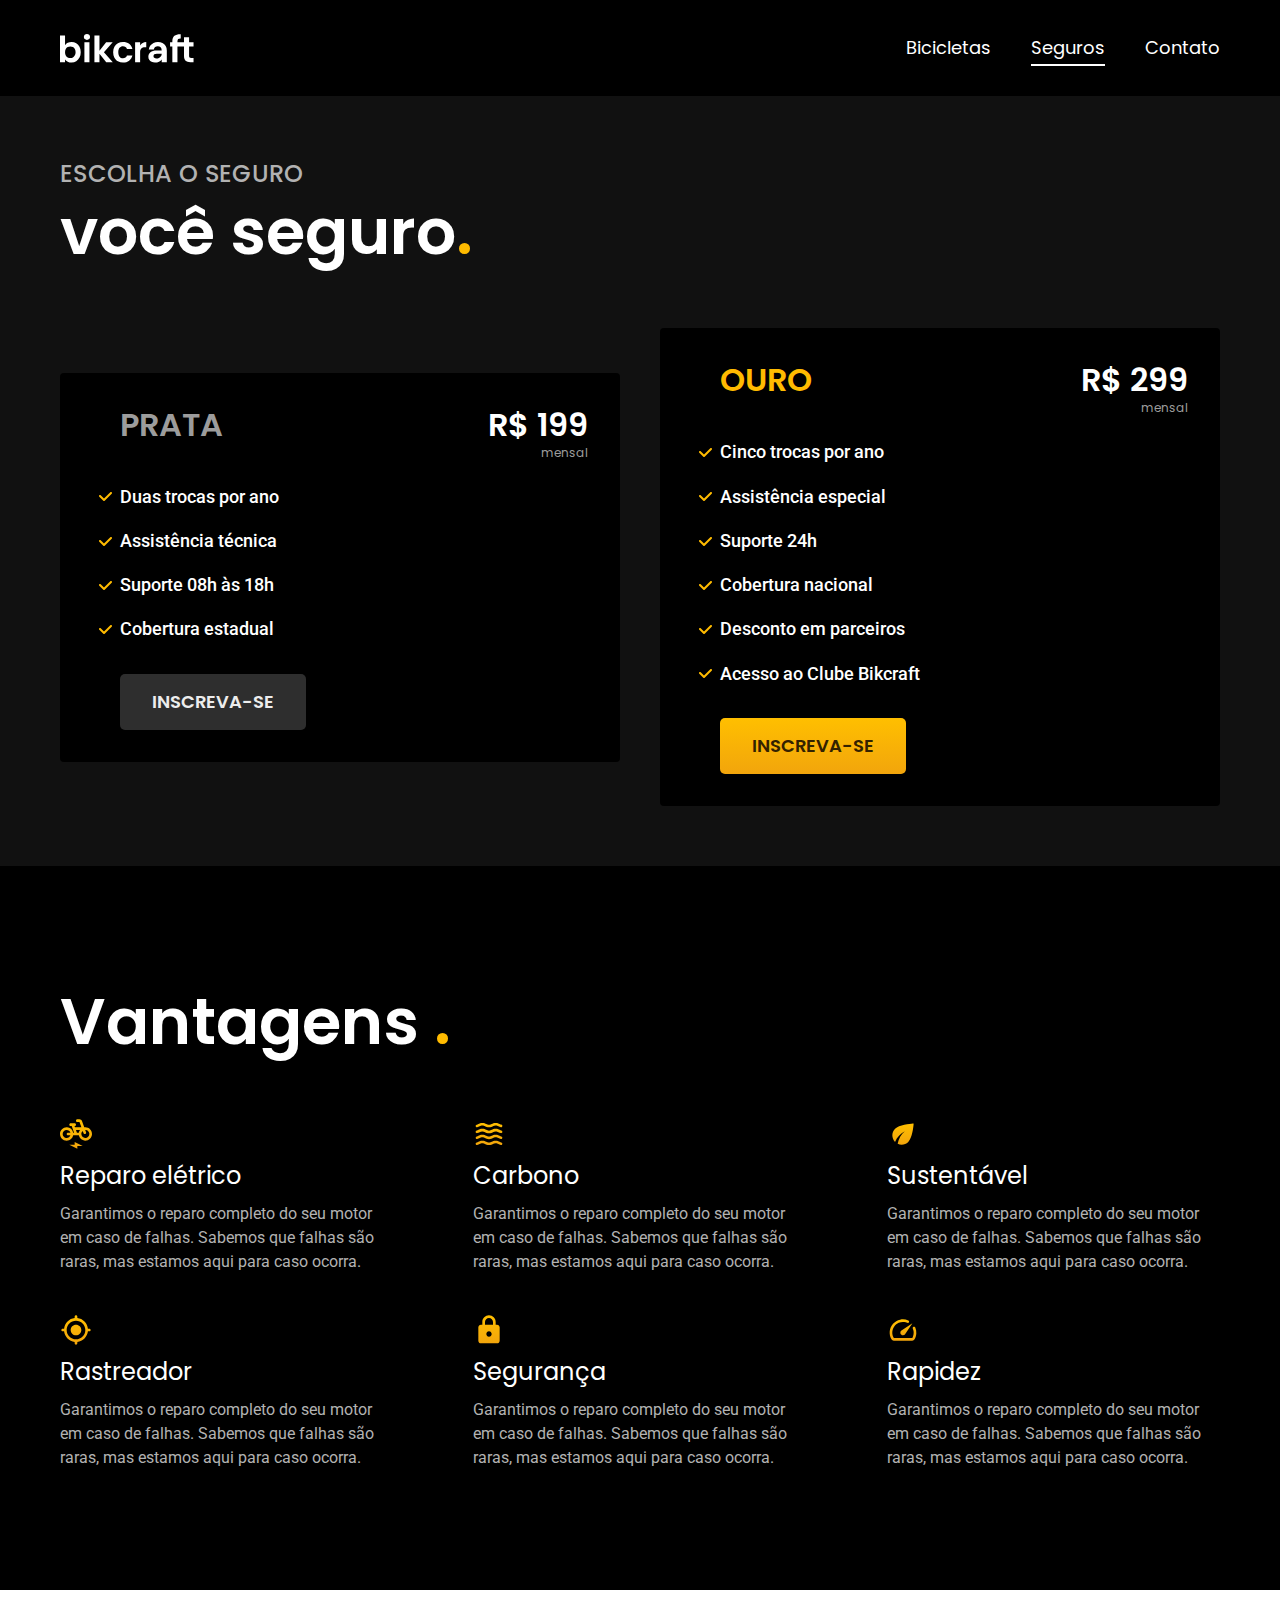
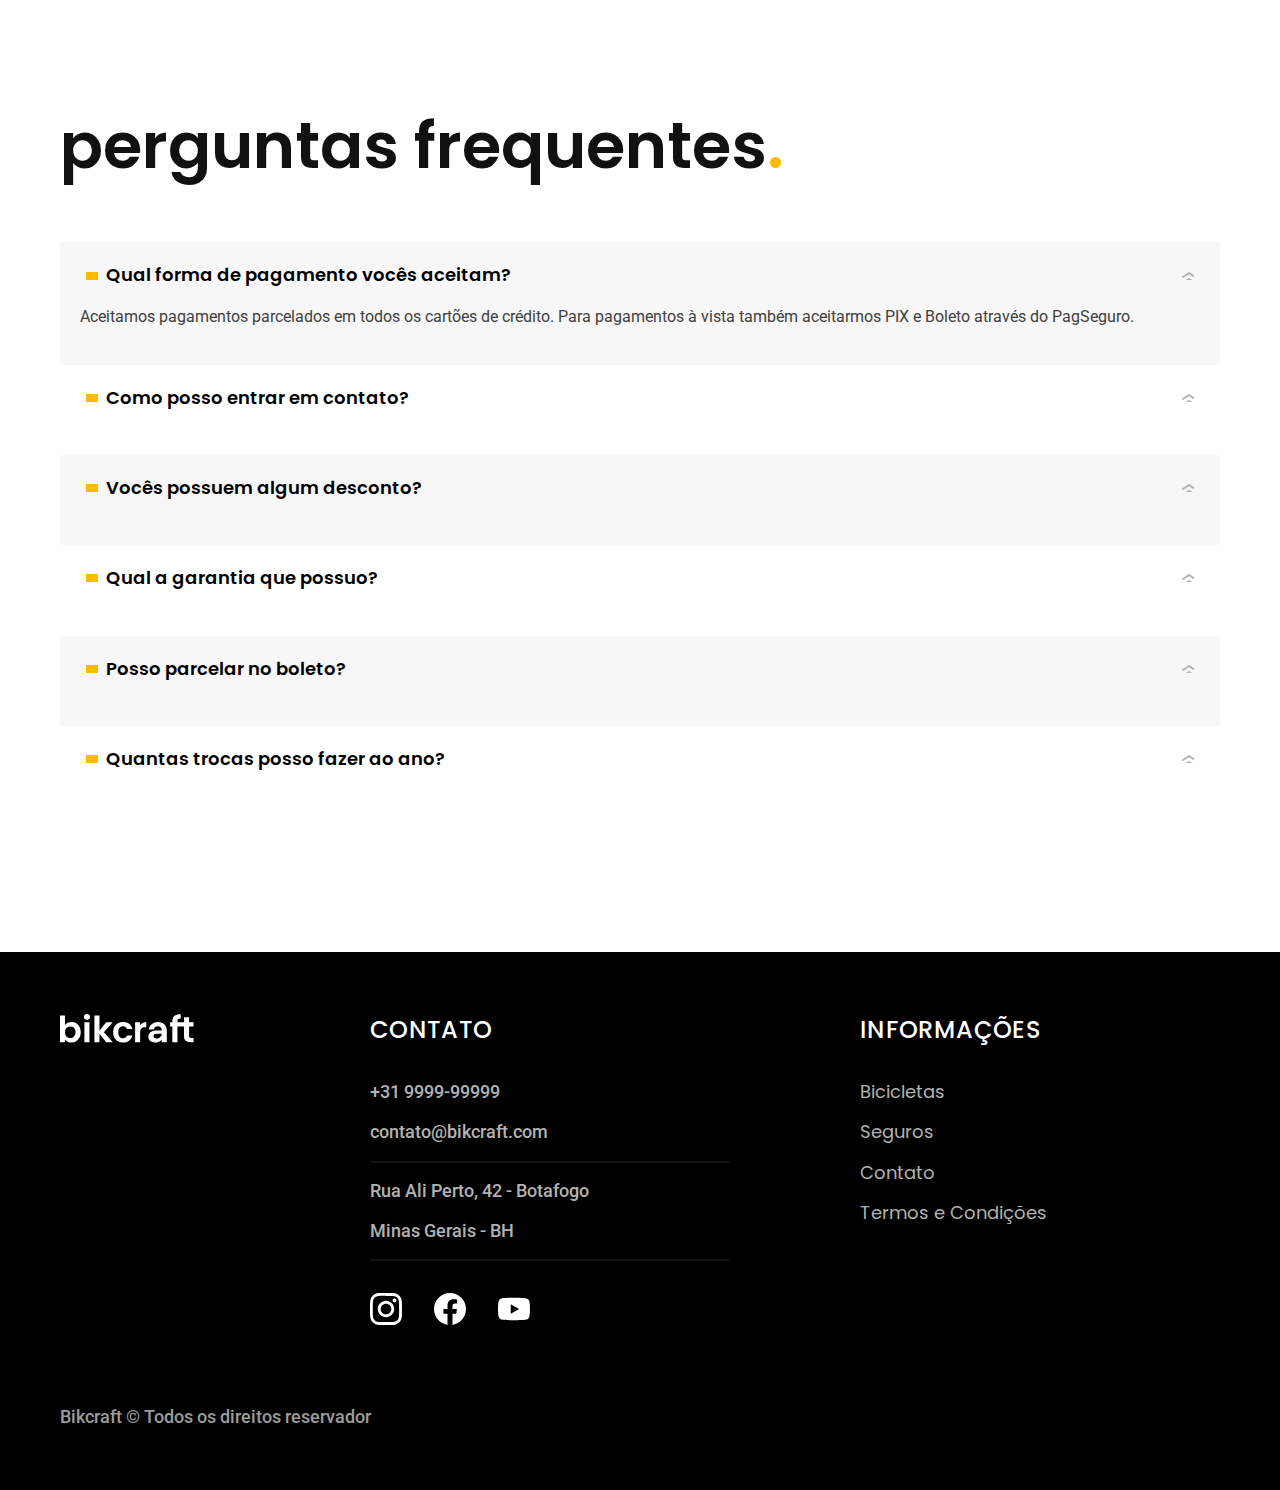
<file: seguros.html>
<!DOCTYPE html>
<html lang="pt-br">

<head>
  <meta charset="UTF-8">
  <meta name="viewport" content="width=device-width, initial-scale=1.0">
  <title>Seguros | Bickraft</title>
  <meta name="description" content="Bicicletas elétricas  de alta precisão e qualidade,
  feitas sob medida para o cliente. Explore o mundo na sua velocidade com o Bickraft.">
  <link rel="preload" href="/style/principal.css" as="style">
  <link rel="stylesheet" href="/style/principal.css" media="all">
  <link rel="preconnect" href="https://fonts.googleapis.com">
  <link rel="preconnect" href="https://fonts.gstatic.com" crossorigin>
  <link href="https://fonts.googleapis.com/css2?family=Poppins:wght@400;600&family=Roboto:ital@0;1&family=Merriweather:ital,wght@1,900&display=swap" rel="stylesheet">
  <script>document.documentElement.classList.add("js");</script>
</head>

<body id="seguros">
  <header class="header-bg">
    <div class="header">
      <a href="/">
        <img src="./imagens/img/bikcraft.svg" alt="logo-bikcraft">
      </a>
      <nav aria-label="primaria">
        <ul class="header-menu font-1-m cor-0">
          <li><a href="./bicicletas.html">Bicicletas</a></li>
          <li><a href="./seguros.html">Seguros</a></li>
          <li><a href="./contato.html">Contato</a></li>
        </ul>
      </nav>
    </div>
  </header>
  <main class="seguros-bg">
    <div class="titulo-bg">
      <div class="titulo conteiner">
        <p class="font-2-l-b cor-5">Escolha o seguro</p>
        <h1 class="font-1-xxl cor-0">você seguro<span class="cor-p1">.</span></h1>
      </div>
    </div>
    <div class="seguros conteiner">

      <div class="seguros-item fadeInLeft" data-anime="200">
        <h3 class="font-1-xl cor-6">PRATA</h3>
        <span class="font-1-xl cor-0">R$ 199<span class="font-1-xs cor-6">mensal</span></span>
        <ul class="font-2-m cor-0">
          <li>Duas trocas por ano</li>
          <li>Assistência técnica</li>
          <li>Suporte 08h às 18h</li>
          <li>Cobertura estadual</li>
        </ul>
        <a class="botao secundario" href="./orcamento.html?tipo=seguro&produto=prata">Inscreva-se</a>
      </div>
      <div class="seguros-item fadeInRight" data-anime="400">
        <h3 class="font-1-xl cor-p1">OURO</h3>
        <span class="font-1-xl cor-0">R$ 299<span class="font-1-xs cor-6">mensal</span></span>
        <ul class="font-2-m cor-0">
          <li>Cinco trocas por ano</li>
          <li>Assistência especial</li>
          <li>Suporte 24h</li>
          <li>Cobertura nacional</li>
          <li>Desconto em parceiros</li>
          <li>Acesso ao Clube Bikcraft</li>
        </ul>
        <a class="botao" href="./orcamento.html?tipo=seguro&produto=ouro">Inscreva-se</a>
      </div>
    </div>
  </main>
  <article class="vantagens-bg">
    <div class="vantagens conteiner">
      <h2 class="font-1-xxl cor-0">Vantagens <span class="cor-p1">.</span></h2>
      <ul>
        <li>
          <img src="./imagens/img/icones/eletrica.svg" alt="">
          <h3 class="font-1-l cor-0">Reparo elétrico</h3>
          <p class="font-2-s cor-5">Garantimos o reparo completo do seu motor em caso de falhas. Sabemos que falhas são raras, mas estamos aqui para caso ocorra.</p>
        </li>
        <li>
          <img src="./imagens/img/icones/carbono.svg" alt="">
          <h3 class="font-1-l cor-0">Carbono</h3>
          <p class="font-2-s cor-5">Garantimos o reparo completo do seu motor em caso de falhas. Sabemos que falhas são raras, mas estamos aqui para caso ocorra.</p>
        </li>
        <li>
          <img src="./imagens/img/icones/sustentavel.svg" alt="">
          <h3 class="font-1-l cor-0">Sustentável</h3>
          <p class="font-2-s cor-5">Garantimos o reparo completo do seu motor em caso de falhas. Sabemos que falhas são raras, mas estamos aqui para caso ocorra.</p>
        </li>
        <li>
          <img src="./imagens/img/icones/rastreador.svg" alt="">
          <h3 class="font-1-l cor-0">Rastreador</h3>
          <p class="font-2-s cor-5">Garantimos o reparo completo do seu motor em caso de falhas. Sabemos que falhas são raras, mas estamos aqui para caso ocorra.</p>
        </li>
        <li>
          <img src="./imagens/img/icones/seguro.svg" alt="">
          <h3 class="font-1-l cor-0">Segurança</h3>
          <p class="font-2-s cor-5">Garantimos o reparo completo do seu motor em caso de falhas. Sabemos que falhas são raras, mas estamos aqui para caso ocorra.</p>
        </li>
        <li>
          <img src="./imagens/img/icones/velocidade.svg" alt="">
          <h3 class="font-1-l cor-0">Rapidez</h3>
          <p class="font-2-s cor-5">Garantimos o reparo completo do seu motor em caso de falhas. Sabemos que falhas são raras, mas estamos aqui para caso ocorra.</p>
        </li>
      </ul>
    </div>
  </article>
  <article class="perguntas conteiner">

    <h2 class="font-1-xxl">perguntas frequentes<span class="cor-p1">.</span></h2>
    <dl>
      <div>
        <dt><button class="font-1-m-b" aria-controls="pergunta1" aria-expanded="true">Qual forma de pagamento vocês aceitam?</button></dt>
        <dd id="pergunta1" class="font-2-s cor-9 ativa">Aceitamos pagamentos parcelados em todos os cartões de crédito. Para pagamentos à vista também aceitarmos PIX e Boleto através do PagSeguro.</dd>
      </div>
      <div>
        <dt><button class="font-1-m-b" aria-controls="pergunta2" aria-expanded="false">Como posso entrar em contato?</button></dt>
        <dd id="pergunta2" class="font-2-s cor-9">Aceitamos pagamentos parcelados em todos os cartões de crédito. Para pagamentos à vista também aceitarmos PIX e Boleto através do PagSeguro.</dd>
      </div>
      <div>
        <dt><button class="font-1-m-b" aria-controls="pergunta3" aria-expanded="false">Vocês possuem algum desconto?</button></dt>
        <dd id="pergunta3" class="font-2-s cor-9">Aceitamos pagamentos parcelados em todos os cartões de crédito. Para pagamentos à vista também aceitarmos PIX e Boleto através do PagSeguro.</dd>
      </div>
      <div>
        <dt><button class="font-1-m-b" aria-controls="pergunta4" aria-expanded="false">Qual a garantia que possuo?</button></dt>
        <dd id="pergunta4" class="font-2-s cor-9">Aceitamos pagamentos parcelados em todos os cartões de crédito. Para pagamentos à vista também aceitarmos PIX e Boleto através do PagSeguro.</dd>
      </div>
      <div>
        <dt><button class="font-1-m-b" aria-controls="pergunta5" aria-expanded="false">Posso parcelar no boleto?</button></dt>
        <dd id="pergunta5" class="font-2-s cor-9">Aceitamos pagamentos parcelados em todos os cartões de crédito. Para pagamentos à vista também aceitarmos PIX e Boleto através do PagSeguro.</dd>
      </div>
      <div>
        <dt><button class="font-1-m-b" aria-controls="pergunta6" aria-expanded="false">Quantas trocas posso fazer ao ano?</button></dt>
        <dd id="pergunta6" class="font-2-s cor-9">Aceitamos pagamentos parcelados em todos os cartões de crédito. Para pagamentos à vista também aceitarmos PIX e Boleto através do PagSeguro.</dd>
      </div>
    </dl>
  </article>
  <footer class="footer-bg">
    <div class="footer conteiner">
      <img src="./imagens/img/bikcraft.svg" alt="Bikcraft">
      <div class="footer-contato">
        <h3 class="font-2-l-b cor-0">Contato</h3>
        <ul class="font-2-m cor-5">
          <li><a href="tel:+55999999999">+31 9999-99999</a></li>
          <li><a href="mailto:contato@bikcraft.com">contato@bikcraft.com</a></li>
          <li>Rua Ali Perto, 42 - Botafogo</li>
          <li>Minas Gerais - BH</li>
        </ul>
        <div class="footer-redes">
          <a href="./">
            <img src="./imagens/img/redes/instagram.svg" alt="icone instagram">
          </a>
          <a href="./">
            <img src="./imagens/img/redes/facebook.svg" alt="icone facebook">
          </a>
          <a href="./">
            <img src="./imagens/img/redes/youtube.svg" alt="icone youtube">
          </a>
        </div>
      </div>
      <div class="footer-informacoes">
        <h3 class="font-2-l-b cor-0">Informações</h3>
        <nav>
          <ul class="font-1-m cor-5">
            <li><a href="./bicicletas.html">Bicicletas</a></li>
            <li><a href="./seguros.html">Seguros</a></li>
            <li><a href="./contato.html">Contato</a></li>
            <li><a href="./termos.html">Termos e Condições</a></li>
          </ul>
        </nav>
      </div>
      <p class="footer-copy font-2-m cor-6">Bikcraft © Todos os direitos reservador</p>
    </div>
  </footer>
  <script src="./js/plugins/simple-anime.js"></script>
  <script src="./js/script.js"></script>
</body>
</file>
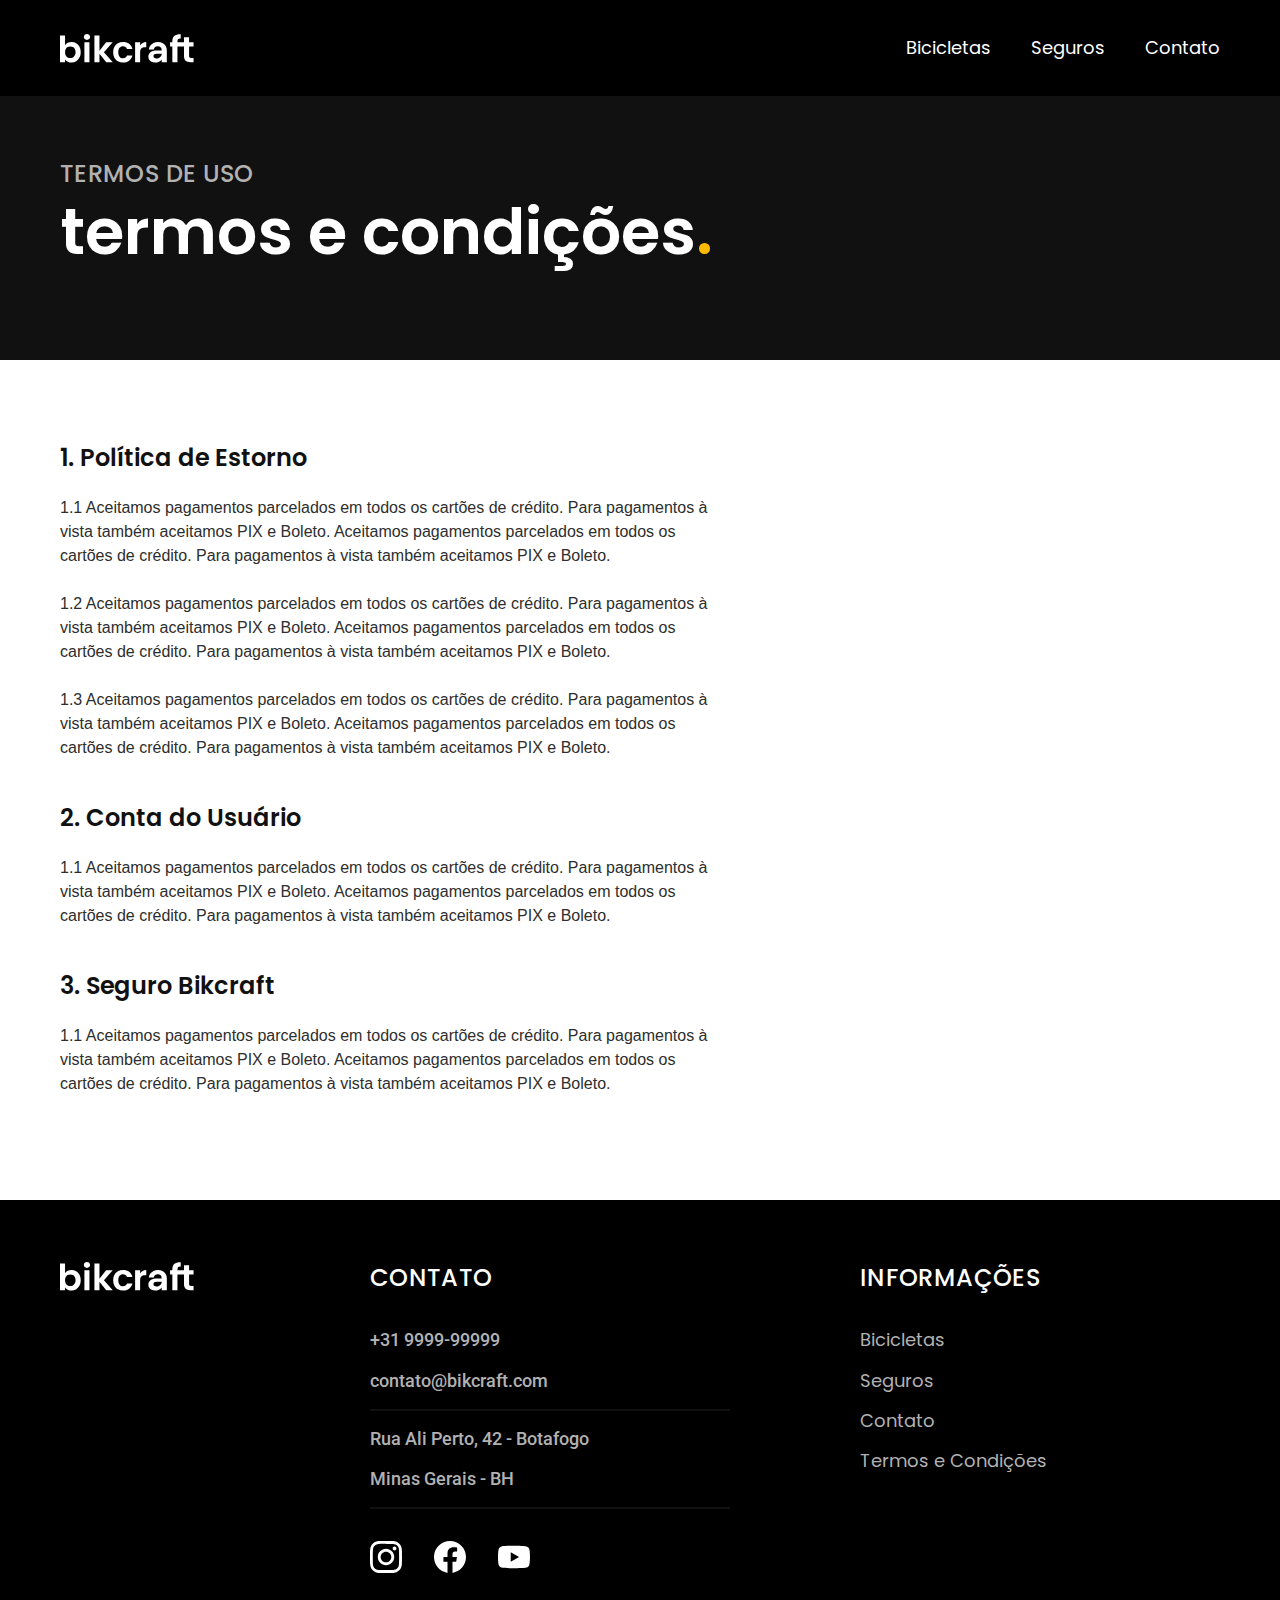
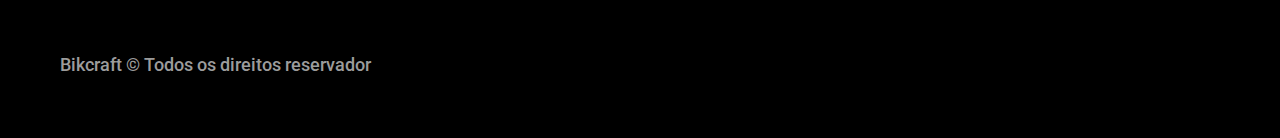
<file: termos.html>
<!DOCTYPE html>
<html lang="pt-br">

<head>
  <meta charset="UTF-8">
  <meta name="viewport" content="width=device-width, initial-scale=1.0">
  <title>Termos e condições | Bickraft</title>
  <meta name="description" content="Bicicletas elétricas  de alta precisão e qualidade,
  feitas sob medida para o cliente. Explore o mundo na sua velocidade com o Bickraft.">
  <link rel="preload" href="/style/principal.css" as="style">
  <link rel="stylesheet" href="/style/principal.css" media="all">
  <link rel="preconnect" href="https://fonts.googleapis.com">
  <link rel="preconnect" href="https://fonts.gstatic.com" crossorigin>
  <link href="https://fonts.googleapis.com/css2?family=Poppins:wght@400;600&family=Roboto:ital@0;1&family=Merriweather:ital,wght@1,900&display=swap" rel="stylesheet">
  <script>document.documentElement.classList.add("js");</script>
</head>

<body id="termos">
  <header class="header-bg">
    <div class="header">
      <a href="/">
        <img src="./imagens/img/bikcraft.svg" alt="logo-bikcraft">
      </a>
      <nav aria-label="primaria">
        <ul class="header-menu font-1-m cor-0">
          <li><a href="./bicicletas.html">Bicicletas</a></li>
          <li><a href="./seguros.html">Seguros</a></li>
          <li><a href="./contato.html">Contato</a></li>
        </ul>
      </nav>
    </div>
  </header>

  <main>
    <div class="titulo-bg">
      <div class="titulo conteiner">
        <p class="font-2-l-b cor-5">Termos de uso</p>
        <h1 class="font-1-xxl cor-0">termos e condições<span class="cor-p1">.</span></h1>
      </div>
    </div>
    <div class="termos font-2 cor-10 conteiner">
      <h2 class="font-1-l cor-11">1. Política de Estorno</h2>
      <p>1.1 Aceitamos pagamentos parcelados em todos os cartões de crédito. Para pagamentos à vista também aceitamos PIX e Boleto. Aceitamos pagamentos parcelados em todos os cartões de crédito. Para pagamentos à vista também aceitamos PIX e Boleto.</p>
      <p>1.2 Aceitamos pagamentos parcelados em todos os cartões de crédito. Para pagamentos à vista também aceitamos PIX e Boleto. Aceitamos pagamentos parcelados em todos os cartões de crédito. Para pagamentos à vista também aceitamos PIX e Boleto.</p>
      <p>1.3 Aceitamos pagamentos parcelados em todos os cartões de crédito. Para pagamentos à vista também aceitamos PIX e Boleto. Aceitamos pagamentos parcelados em todos os cartões de crédito. Para pagamentos à vista também aceitamos PIX e Boleto.</p>
      <h2 class="font-1-l cor-11">2. Conta do Usuário</h2>
      <p>1.1 Aceitamos pagamentos parcelados em todos os cartões de crédito. Para pagamentos à vista também aceitamos PIX e Boleto. Aceitamos pagamentos parcelados em todos os cartões de crédito. Para pagamentos à vista também aceitamos PIX e Boleto.</p>
      <h2 class="font-1-l cor-11">3. Seguro Bikcraft</h2>
      <p>1.1 Aceitamos pagamentos parcelados em todos os cartões de crédito. Para pagamentos à vista também aceitamos PIX e Boleto. Aceitamos pagamentos parcelados em todos os cartões de crédito. Para pagamentos à vista também aceitamos PIX e Boleto.</p>
    </div>
  </main>

  <footer class="footer-bg">
    <div class="footer conteiner">
      <img src="./imagens/img/bikcraft.svg" alt="Bikcraft">
      <div class="footer-contato">
        <h3 class="font-2-l-b cor-0">Contato</h3>
        <ul class="font-2-m cor-5">
          <li><a href="tel:+55999999999">+31 9999-99999</a></li>
          <li><a href="mailto:contato@bikcraft.com">contato@bikcraft.com</a></li>
          <li>Rua Ali Perto, 42 - Botafogo</li>
          <li>Minas Gerais - BH</li>
        </ul>
        <div class="footer-redes">
          <a href="./">
            <img src="./imagens/img/redes/instagram.svg" alt="icone instagram">
          </a>
          <a href="./">
            <img src="./imagens/img/redes/facebook.svg" alt="icone facebook">
          </a>
          <a href="./">
            <img src="./imagens/img/redes/youtube.svg" alt="icone youtube">
          </a>
        </div>
      </div>
      <div class="footer-informacoes">
        <h3 class="font-2-l-b cor-0">Informações</h3>
        <nav>
          <ul class="font-1-m cor-5">
            <li><a href="./bicicletas.html">Bicicletas</a></li>
            <li><a href="./seguros.html">Seguros</a></li>
            <li><a href="./contato.html">Contato</a></li>
            <li><a href="./termos.html">Termos e Condições</a></li>
          </ul>
        </nav>
      </div>
      <p class="footer-copy font-2-m cor-6">Bikcraft © Todos os direitos reservador</p>
    </div>
  </footer>
  <script src="./js/script.js"></script>
</body>
</file>
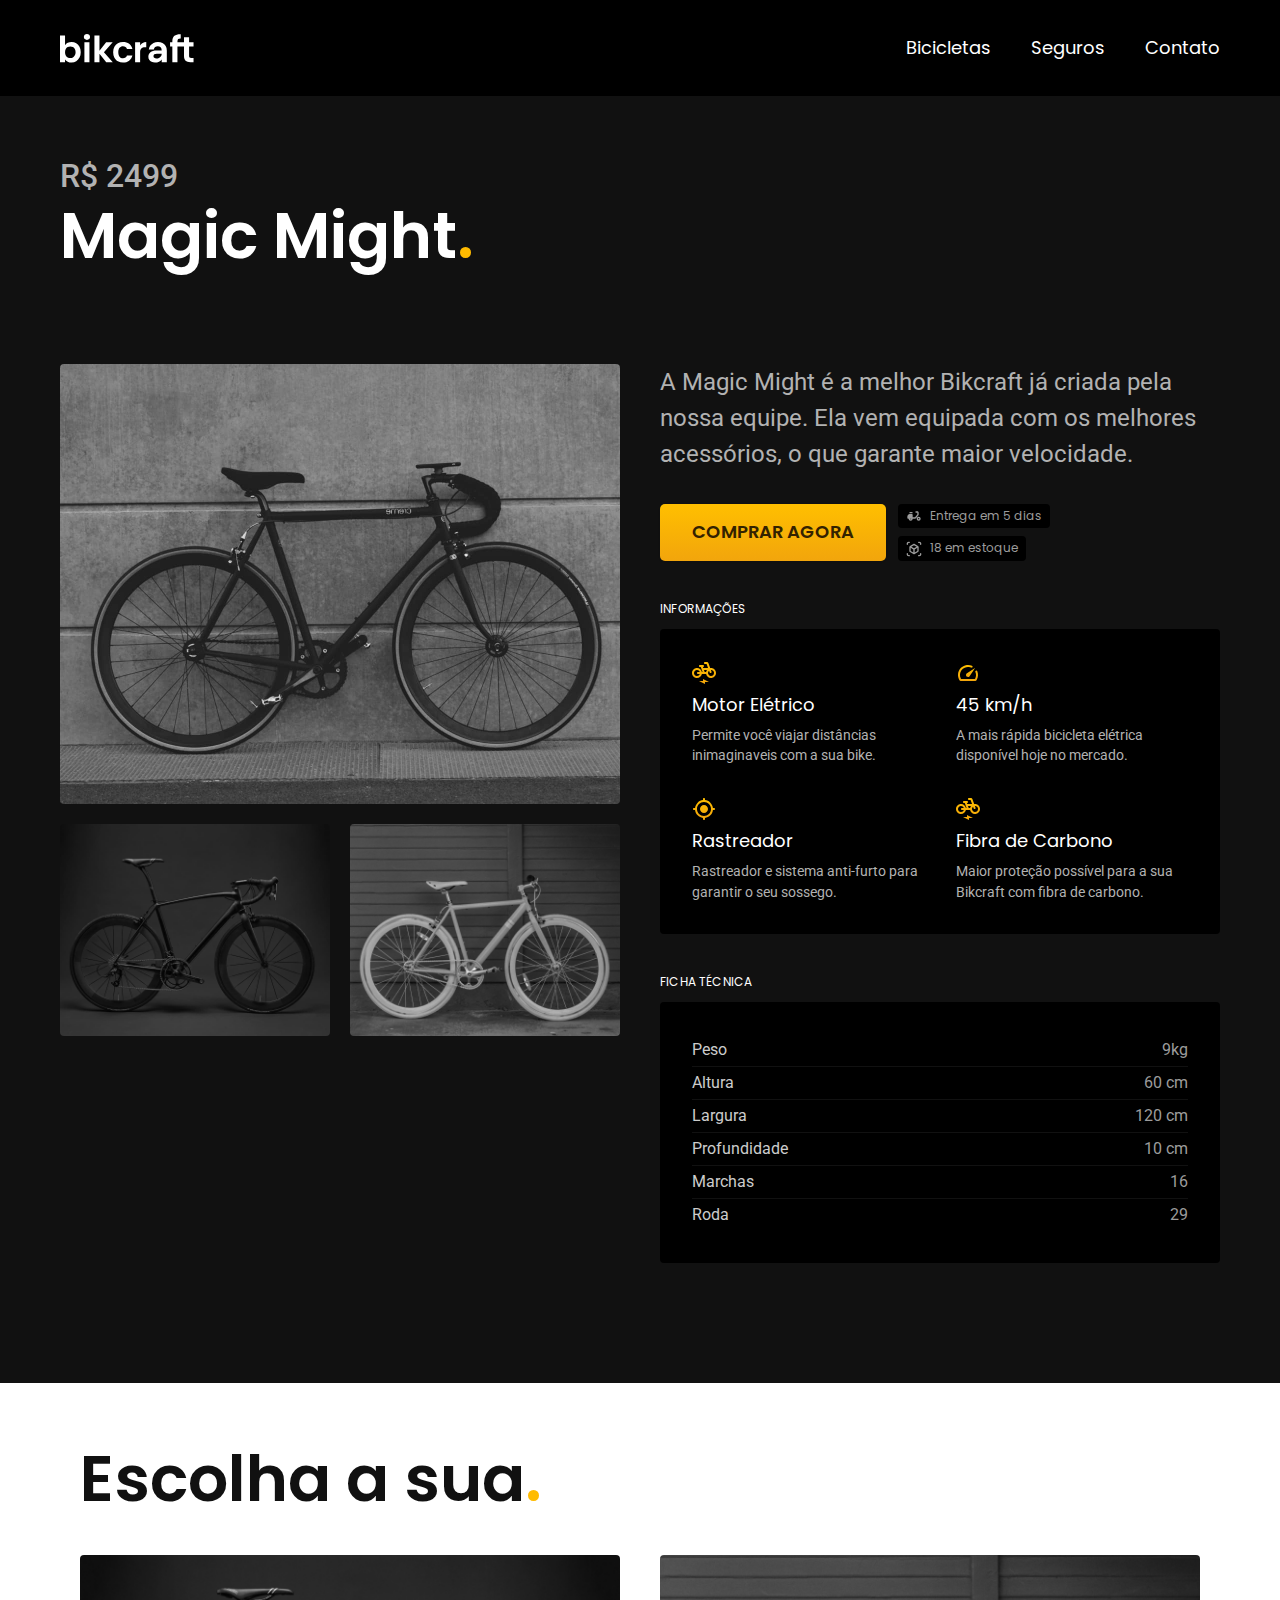
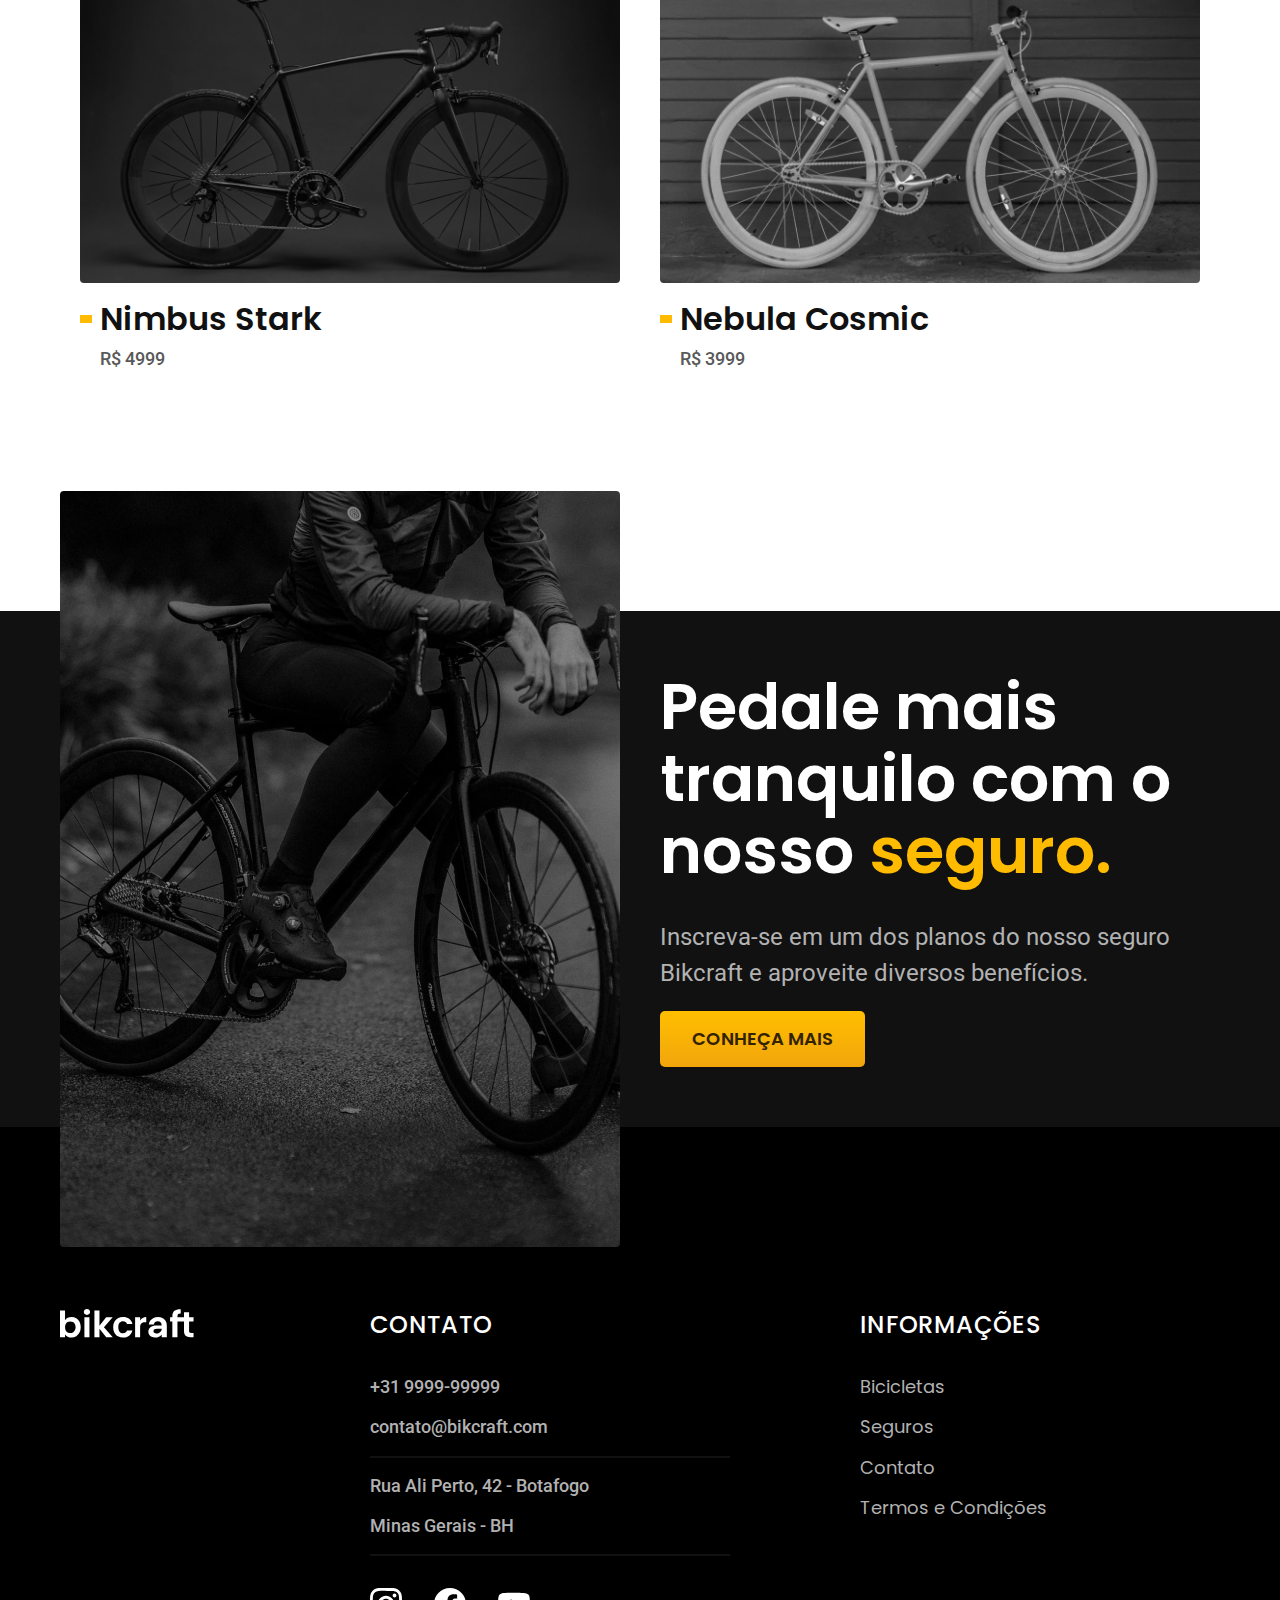
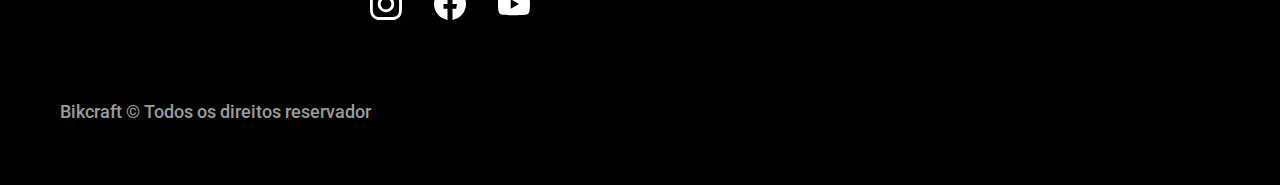
<file: biciclietas/magic.html>
<!DOCTYPE html>
<html lang="pt-br">

<head>
  <meta charset="UTF-8">
  <meta name="viewport" content="width=device-width, initial-scale=1.0">
  <title>Magic | Bickraft</title>
  <meta name="description" content="Bicicletas elétricas  de alta precisão e qualidade,
  feitas sob medida para o cliente. Explore o mundo na sua velocidade com o Bickraft.">
  <link rel="stylesheet" href="../style/principal.css" media="all">
  <link rel="preconnect" href="https://fonts.googleapis.com">
  <link rel="preconnect" href="https://fonts.gstatic.com" crossorigin>
  <link href="https://fonts.googleapis.com/css2?family=Poppins:wght@400;600&family=Roboto:ital@0;1&family=Merriweather:ital,wght@1,900&display=swap" rel="stylesheet">
  <script>document.documentElement.classList.add("js");</script>
</head>

<body id="bici">
  <header class="header-bg">
    <div class="header">
      <a href="/">
        <img src="../imagens/img/bikcraft.svg" alt="logo-bikcraft">
      </a>
      <nav aria-label="primaria">
        <ul class="header-menu font-1-m cor-0">
          <li><a href="../bicicletas.html">Bicicletas</a></li>
          <li><a href="../seguros.html">Seguros</a></li>
          <li><a href="../contato.html">Contato</a></li>
        </ul>
      </nav>
    </div>
  </header>
  <main class="titulo-bg">
    <div>
      <div class="titulo conteiner">
        <p class="font-2-xl cor-5">R$ 2499</p>
        <h1 class="font-1-xxl cor-0">Magic Might<span class="cor-p1">.</span></h1>
      </div>
    </div>
    <div class="bicicleta conteiner">
      <div class="bicicletas-imagens">
        <img src="../imagens/img/bicicleta/nimbus2.jpg" alt="foto da bicicleta 1">
        <img src="../imagens/img/bicicleta/nimbus1.jpg" alt="foto da bicicleta 2">
        <img src="../imagens/img/bicicleta/nimbus3.jpg" alt="foto da bicicleta 3">
      </div>
      <div class="bicicleta-conteudo">
        <p class="font-2-l cor-5">A Magic Might é a melhor Bikcraft já criada pela nossa equipe. Ela vem equipada com os melhores acessórios, o que garante maior velocidade.</p>
        <div class="bicicleta-comprar">
          <a class="botao" href="../orcamento.html?tipo=bikcraft&produto=magic">Comprar Agora</a>
          <span class="font-1-xs cor-6"><img src="/imagens/img/icones/entrega.svg" alt="icone de entrega"> Entrega em 5 dias</span>
          <span class="font-1-xs cor-6"><img src="/imagens/img/icones/estoque.svg" alt="icone de estoque"> 18 em estoque</span>
        </div>
        <h2 class="font-1-xs cor-0">Informações</h2>
        <ul class="bicicleta-informacoes">
          <li>
            <img src="/imagens/img/icones/eletrica.svg" alt="icone bicicleta elétrica">
            <h3 class="font-1-m cor-0">Motor Elétrico</h3>
            <p class="font-2-xs cor-5">Permite você viajar distâncias inimaginaveis com a sua bike.</p>
          </li>
          <li>
            <img src="/imagens/img/icones/velocidade.svg" alt="icone velocidade">
            <h3 class="font-1-m cor-0">45 km/h</h3>
            <p class="font-2-xs cor-5">A mais rápida bicicleta elétrica disponível hoje no mercado.</p>
          </li>
          <li>
            <img src="/imagens/img/icones/rastreador.svg" alt="icone de rastreador">
            <h3 class="font-1-m cor-0">Rastreador</h3>
            <p class="font-2-xs cor-5">Rastreador e sistema anti-furto para garantir o seu sossego.</p>
          </li>
          <li>
            <img src="/imagens/img/icones/eletrica.svg" alt="icone bicicleta elétrica">
            <h3 class="font-1-m cor-0">Fibra de Carbono</h3>
            <p class="font-2-xs cor-5">Maior proteção possível para a sua Bikcraft com fibra de carbono.</p>
          </li>
        </ul>
        <h2 class="font-1-xs cor-0">Ficha técnica</h2>
        <ul class="bicicleta-ficha font-2-s cor-4">
          <li>Peso <span>9kg</span></li>
          <li>Altura <span>60 cm</span></li>
          <li>Largura <span>120 cm</span></li>
          <li>Profundidade <span>10 cm</span></li>
          <li>Marchas <span>16</span></li>
          <li>Roda <span>29</span></li>
        </ul>
      </div>
    </div>
  </main>
  <article class="bicicletas-lista conteiner">
    <h2 class="conteiner font-1-xxl">Escolha a sua<span class="cor-p1">.</span></h2>
    <ul>
      <li>
        <a href="/biciclietas/nimbus.html">
          <img src="/imagens/img/bicicletas/nimbus.jpg" alt="Bicicleta preta">
          <h3 class="font-1-xl">Nimbus Stark</h3>
          <span class="font-2-m cor-8">R$ 4999</span>
        </a>
      </li>
      <li>
        <a href="/biciclietas/nebula.html">
          <img src="/imagens/img/bicicletas/nebula.jpg" alt="Bicicleta preta">
          <h3 class="font-1-xl">Nebula Cosmic</h3>
          <span class="font-2-m cor-8">R$ 3999</span>
        </a>
      </li>
    </ul>
  </article>
  <article class="seguro-bicicleta-bg">
    <div class="seguro conteiner">
      <div class="seguro-imagem">
        <img src="/imagens/img/fotos/seguros.jpg" alt="pessoa parada em cima de uma bicicleta.">
      </div>
      <div class="seguro-conteudo">
        <h2 class="font-1-xxl">Pedale mais tranquilo com o nosso <span class="cor-p1">seguro.</span></h2>
        <p class="font-2-l cor-5">Inscreva-se em um dos planos do nosso seguro Bikcraft e aproveite diversos benefícios.</p>
        <a class="botao" href="../seguros.html">Conheça Mais</a>
      </div>
    </div>
  </article>
  <footer class="footer-bg">
    <div class="footer conteiner">
      <img src="../imagens/img/bikcraft.svg" alt="Bikcraft">
      <div class="footer-contato">
        <h3 class="font-2-l-b cor-0">Contato</h3>
        <ul class="font-2-m cor-5">
          <li><a href="tel:+55999999999">+31 9999-99999</a></li>
          <li><a href="mailto:contato@bikcraft.com">contato@bikcraft.com</a></li>
          <li>Rua Ali Perto, 42 - Botafogo</li>
          <li>Minas Gerais - BH</li>
        </ul>
        <div class="footer-redes">
          <a href="../">
            <img src="../imagens/img/redes/instagram.svg" alt="icone instagram">
          </a>
          <a href="../">
            <img src="../imagens/img/redes/facebook.svg" alt="icone facebook">
          </a>
          <a href="../">
            <img src="../imagens/img/redes/youtube.svg" alt="icone youtube">
          </a>
        </div>
      </div>
      <div class="footer-informacoes">
        <h3 class="font-2-l-b cor-0">Informações</h3>
        <nav>
          <ul class="font-1-m cor-5">
            <li><a href="../bicicletas.html">Bicicletas</a></li>
            <li><a href="../seguros.html">Seguros</a></li>
            <li><a href="../contato.html">Contato</a></li>
            <li><a href="../termos.html">Termos e Condições</a></li>
          </ul>
        </nav>
      </div>
      <p class="footer-copy font-2-m cor-6">Bikcraft © Todos os direitos reservador</p>
    </div>
  </footer>
  <script src="../js/script.js"></script>
</body>
</file>
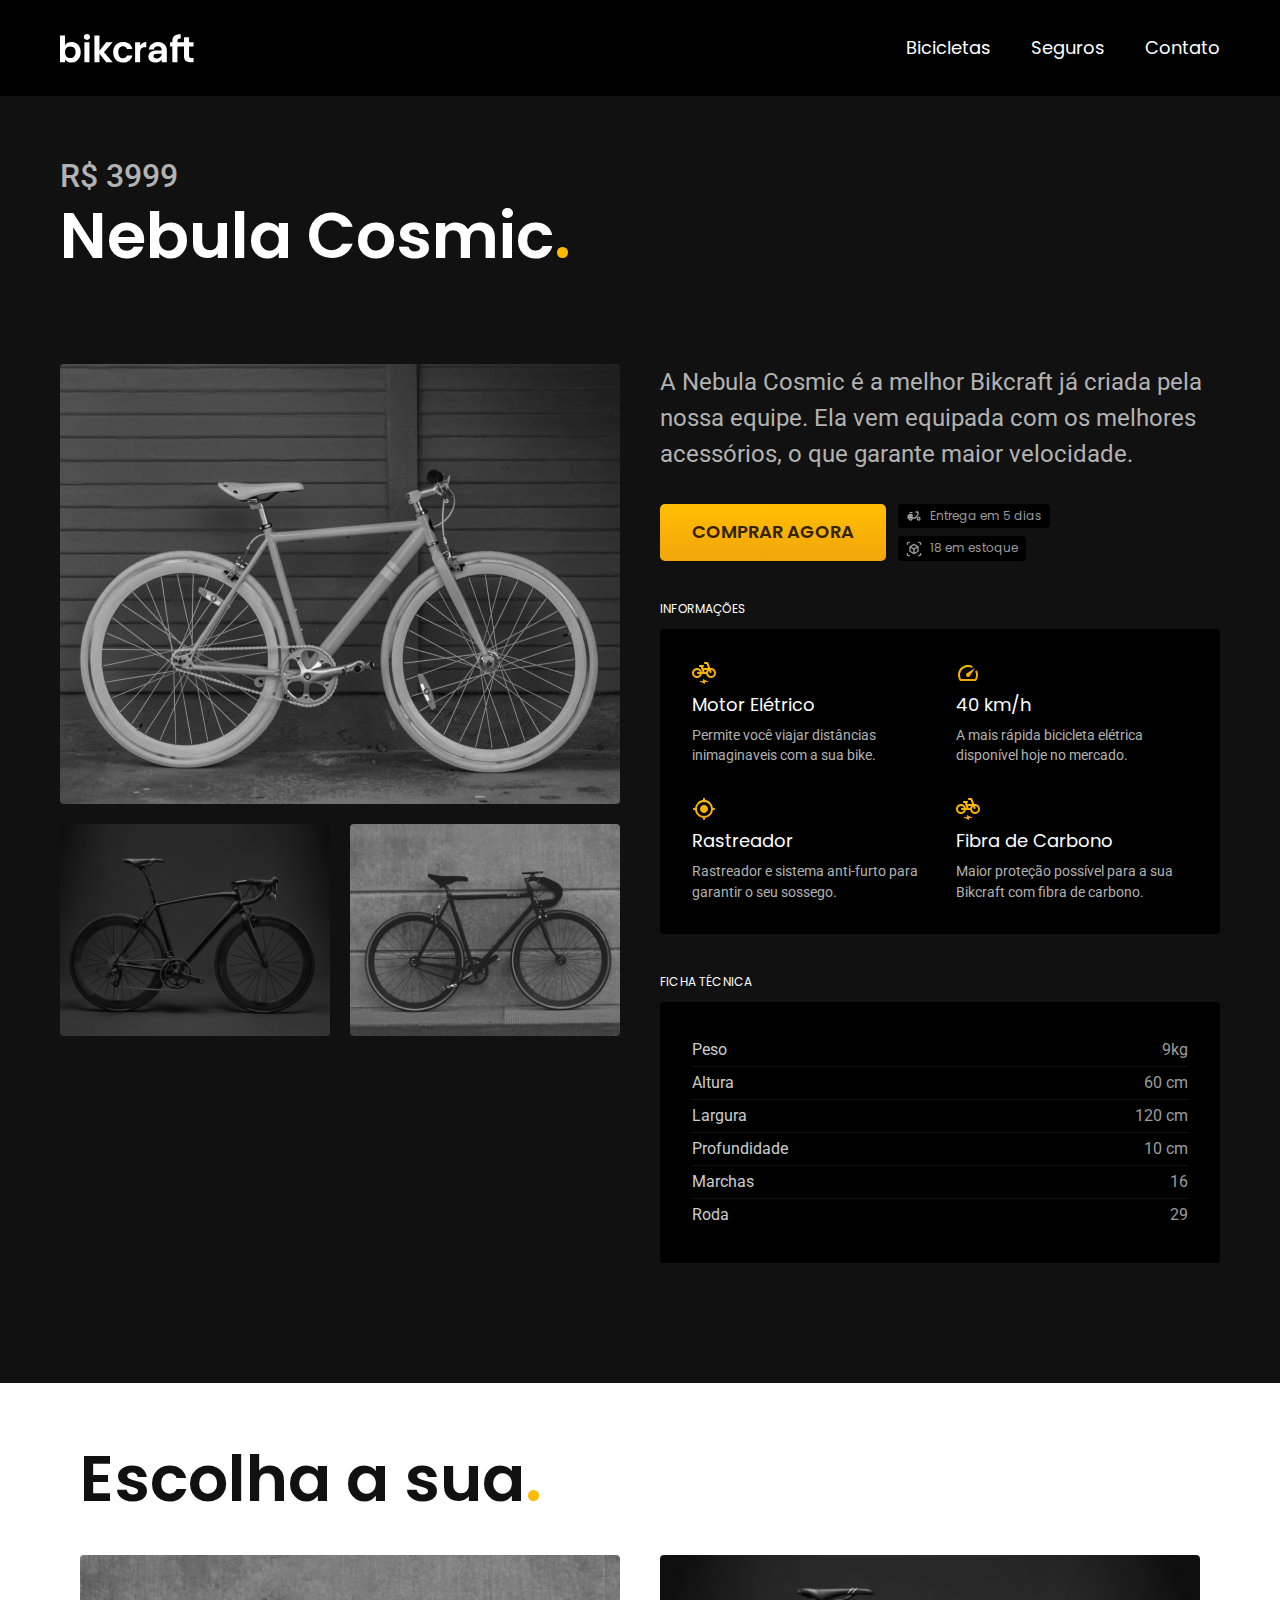
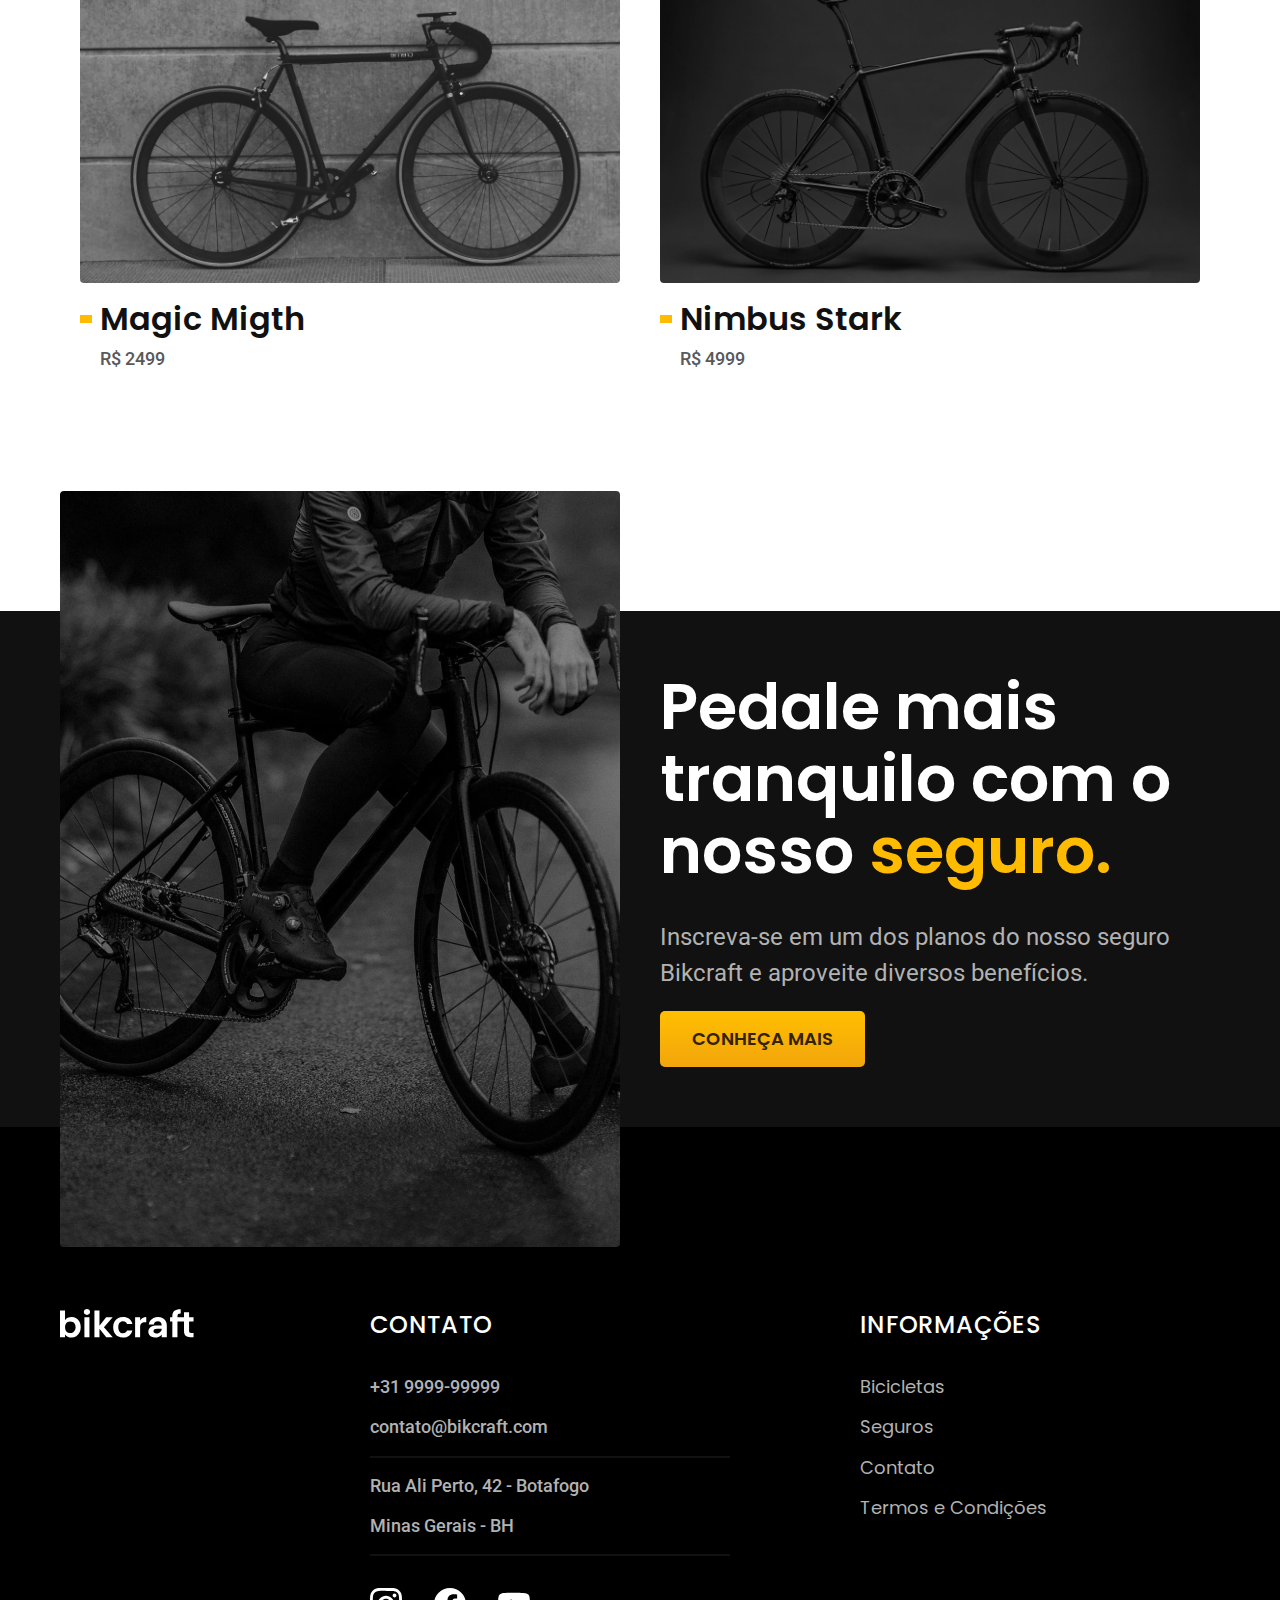
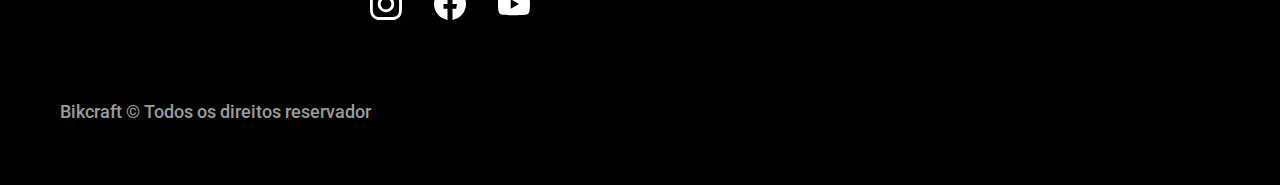
<file: biciclietas/nebula.html>
<!DOCTYPE html>
<html lang="pt-br">

<head>
  <meta charset="UTF-8">
  <meta name="viewport" content="width=device-width, initial-scale=1.0">
  <title>NNebula Cosmic| Bickraft</title>
  <meta name="description" content="Bicicletas elétricas  de alta precisão e qualidade,
  feitas sob medida para o cliente. Explore o mundo na sua velocidade com o Bickraft.">
  <link rel="stylesheet" href="../style/principal.css" media="all">
  <link rel="preconnect" href="https://fonts.googleapis.com">
  <link rel="preconnect" href="https://fonts.gstatic.com" crossorigin>
  <link href="https://fonts.googleapis.com/css2?family=Poppins:wght@400;600&family=Roboto:ital@0;1&family=Merriweather:ital,wght@1,900&display=swap" rel="stylesheet">
  <script>document.documentElement.classList.add("js");</script>
</head>

<body id="bici">
  <header class="header-bg">
    <div class="header">
      <a href="/">
        <img src="../imagens/img/bikcraft.svg" alt="logo-bikcraft">
      </a>
      <nav aria-label="primaria">
        <ul class="header-menu font-1-m cor-0">
          <li><a href="../bicicletas.html">Bicicletas</a></li>
          <li><a href="../seguros.html">Seguros</a></li>
          <li><a href="../contato.html">Contato</a></li>
        </ul>
      </nav>
    </div>
  </header>
  <main class="titulo-bg">
    <div>
      <div class="titulo conteiner">
        <p class="font-2-xl cor-5">R$ 3999</p>
        <h1 class="font-1-xxl cor-0">Nebula Cosmic<span class="cor-p1">.</span></h1>
      </div>
    </div>
    <div class="bicicleta conteiner">
      <div class="bicicletas-imagens">
        <img src="../imagens/img/bicicleta/nimbus3.jpg" alt="foto da bicicleta 1">
        <img src="../imagens/img/bicicleta/nimbus1.jpg" alt="foto da bicicleta 2">
        <img src="../imagens/img/bicicleta/nimbus2.jpg" alt="foto da bicicleta 3">

      </div>
      <div class="bicicleta-conteudo">
        <p class="font-2-l cor-5">A Nebula Cosmic é a melhor Bikcraft já criada pela nossa equipe. Ela vem equipada com os melhores acessórios, o que garante maior velocidade.</p>
        <div class="bicicleta-comprar">
          <a class="botao" href="../orcamento.html?tipo=bikcraft&produto=nebula">Comprar Agora</a>
          <span class="font-1-xs cor-6"><img src="/imagens/img/icones/entrega.svg" alt="icone de entrega"> Entrega em 5 dias</span>
          <span class="font-1-xs cor-6"><img src="/imagens/img/icones/estoque.svg" alt="icone de estoque"> 18 em estoque</span>
        </div>
        <h2 class="font-1-xs cor-0">Informações</h2>
        <ul class="bicicleta-informacoes">
          <li>
            <img src="/imagens/img/icones/eletrica.svg" alt="icone bicicleta elétrica">
            <h3 class="font-1-m cor-0">Motor Elétrico</h3>
            <p class="font-2-xs cor-5">Permite você viajar distâncias inimaginaveis com a sua bike.</p>
          </li>
          <li>
            <img src="/imagens/img/icones/velocidade.svg" alt="icone velocidade">
            <h3 class="font-1-m cor-0">40 km/h</h3>
            <p class="font-2-xs cor-5">A mais rápida bicicleta elétrica disponível hoje no mercado.</p>
          </li>
          <li>
            <img src="/imagens/img/icones/rastreador.svg" alt="icone de rastreador">
            <h3 class="font-1-m cor-0">Rastreador</h3>
            <p class="font-2-xs cor-5">Rastreador e sistema anti-furto para garantir o seu sossego.</p>
          </li>
          <li>
            <img src="/imagens/img/icones/eletrica.svg" alt="icone bicicleta elétrica">
            <h3 class="font-1-m cor-0">Fibra de Carbono</h3>
            <p class="font-2-xs cor-5">Maior proteção possível para a sua Bikcraft com fibra de carbono.</p>
          </li>
        </ul>
        <h2 class="font-1-xs cor-0">Ficha técnica</h2>
        <ul class="bicicleta-ficha font-2-s cor-4">
          <li>Peso <span>9kg</span></li>
          <li>Altura <span>60 cm</span></li>
          <li>Largura <span>120 cm</span></li>
          <li>Profundidade <span>10 cm</span></li>
          <li>Marchas <span>16</span></li>
          <li>Roda <span>29</span></li>
        </ul>
      </div>
    </div>
  </main>
  <article class="bicicletas-lista conteiner">
    <h2 class="conteiner font-1-xxl">Escolha a sua<span class="cor-p1">.</span></h2>
    <ul>
      <li>
        <a href="/biciclietas/magic.html">
          <img src="/imagens/img/bicicletas/magic.jpg" alt="Bicicleta preta">
          <h3 class="font-1-xl">Magic Migth</h3>
          <span class="font-2-m cor-8">R$ 2499</span>
        </a>
      </li>
      <li>
        <a href="/biciclietas/nimbus.html">
          <img src="/imagens/img/bicicletas/nimbus.jpg" alt="Bicicleta preta">
          <h3 class="font-1-xl">Nimbus Stark</h3>
          <span class="font-2-m cor-8">R$ 4999</span>
        </a>
      </li>
    </ul>
  </article>
  <article class="seguro-bicicleta-bg">
    <div class="seguro conteiner">
      <div class="seguro-imagem">
        <img src="/imagens/img/fotos/seguros.jpg" alt="pessoa parada em cima de uma bicicleta.">
      </div>
      <div class="seguro-conteudo">
        <h2 class="font-1-xxl">Pedale mais tranquilo com o nosso <span class="cor-p1">seguro.</span></h2>
        <p class="font-2-l cor-5">Inscreva-se em um dos planos do nosso seguro Bikcraft e aproveite diversos benefícios.</p>
        <a class="botao" href="../seguros.html">Conheça Mais</a>
      </div>
    </div>
  </article>
  <footer class="footer-bg">
    <div class="footer conteiner">
      <img src="../imagens/img/bikcraft.svg" alt="Bikcraft">
      <div class="footer-contato">
        <h3 class="font-2-l-b cor-0">Contato</h3>
        <ul class="font-2-m cor-5">
          <li><a href="tel:+55999999999">+31 9999-99999</a></li>
          <li><a href="mailto:contato@bikcraft.com">contato@bikcraft.com</a></li>
          <li>Rua Ali Perto, 42 - Botafogo</li>
          <li>Minas Gerais - BH</li>
        </ul>
        <div class="footer-redes">
          <a href="../">
            <img src="../imagens/img/redes/instagram.svg" alt="icone instagram">
          </a>
          <a href="../">
            <img src="../imagens/img/redes/facebook.svg" alt="icone facebook">
          </a>
          <a href="../">
            <img src="../imagens/img/redes/youtube.svg" alt="icone youtube">
          </a>
        </div>
      </div>
      <div class="footer-informacoes">
        <h3 class="font-2-l-b cor-0">Informações</h3>
        <nav>
          <ul class="font-1-m cor-5">
            <li><a href="../bicicletas.html">Bicicletas</a></li>
            <li><a href="../seguros.html">Seguros</a></li>
            <li><a href="../contato.html">Contato</a></li>
            <li><a href="../termos.html">Termos e Condições</a></li>
          </ul>
        </nav>
      </div>
      <p class="footer-copy font-2-m cor-6">Bikcraft © Todos os direitos reservador</p>
    </div>
  </footer>
  <script src="../js/script.js"></script>
</body>
</file>
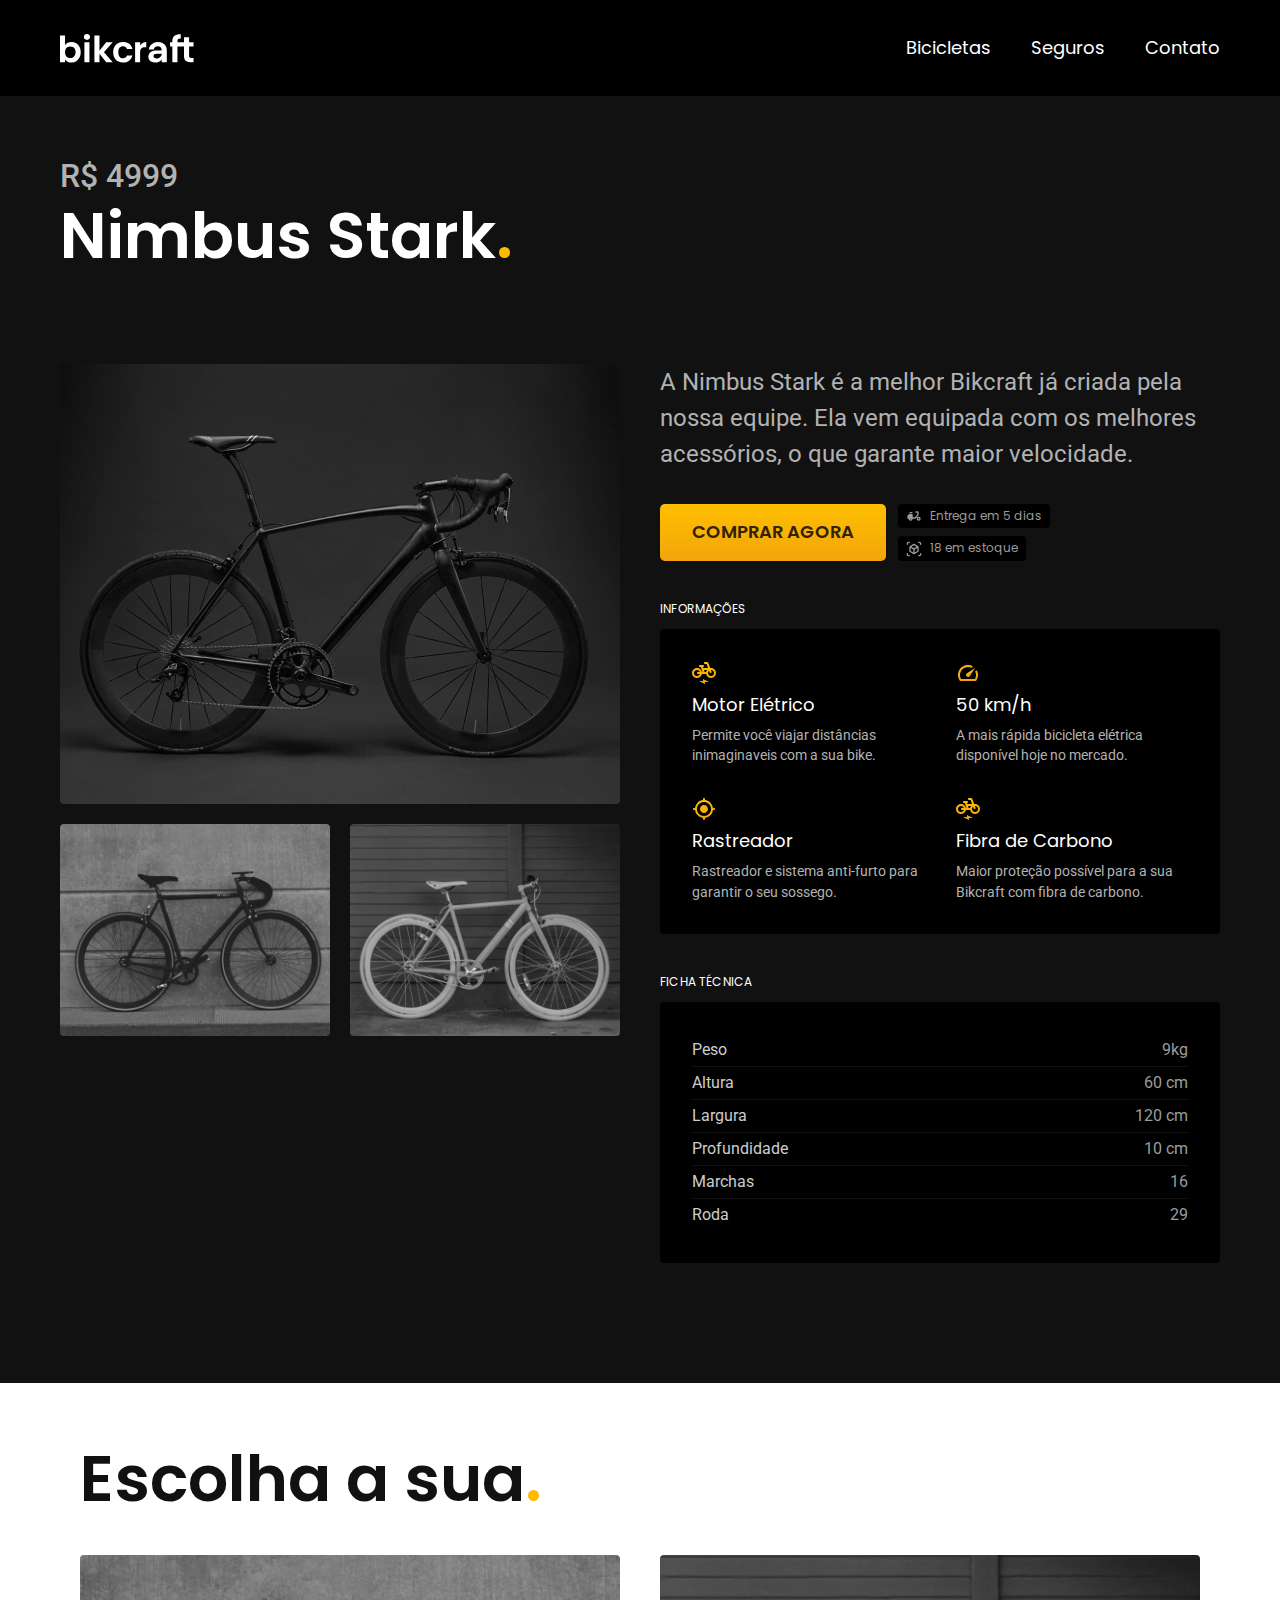
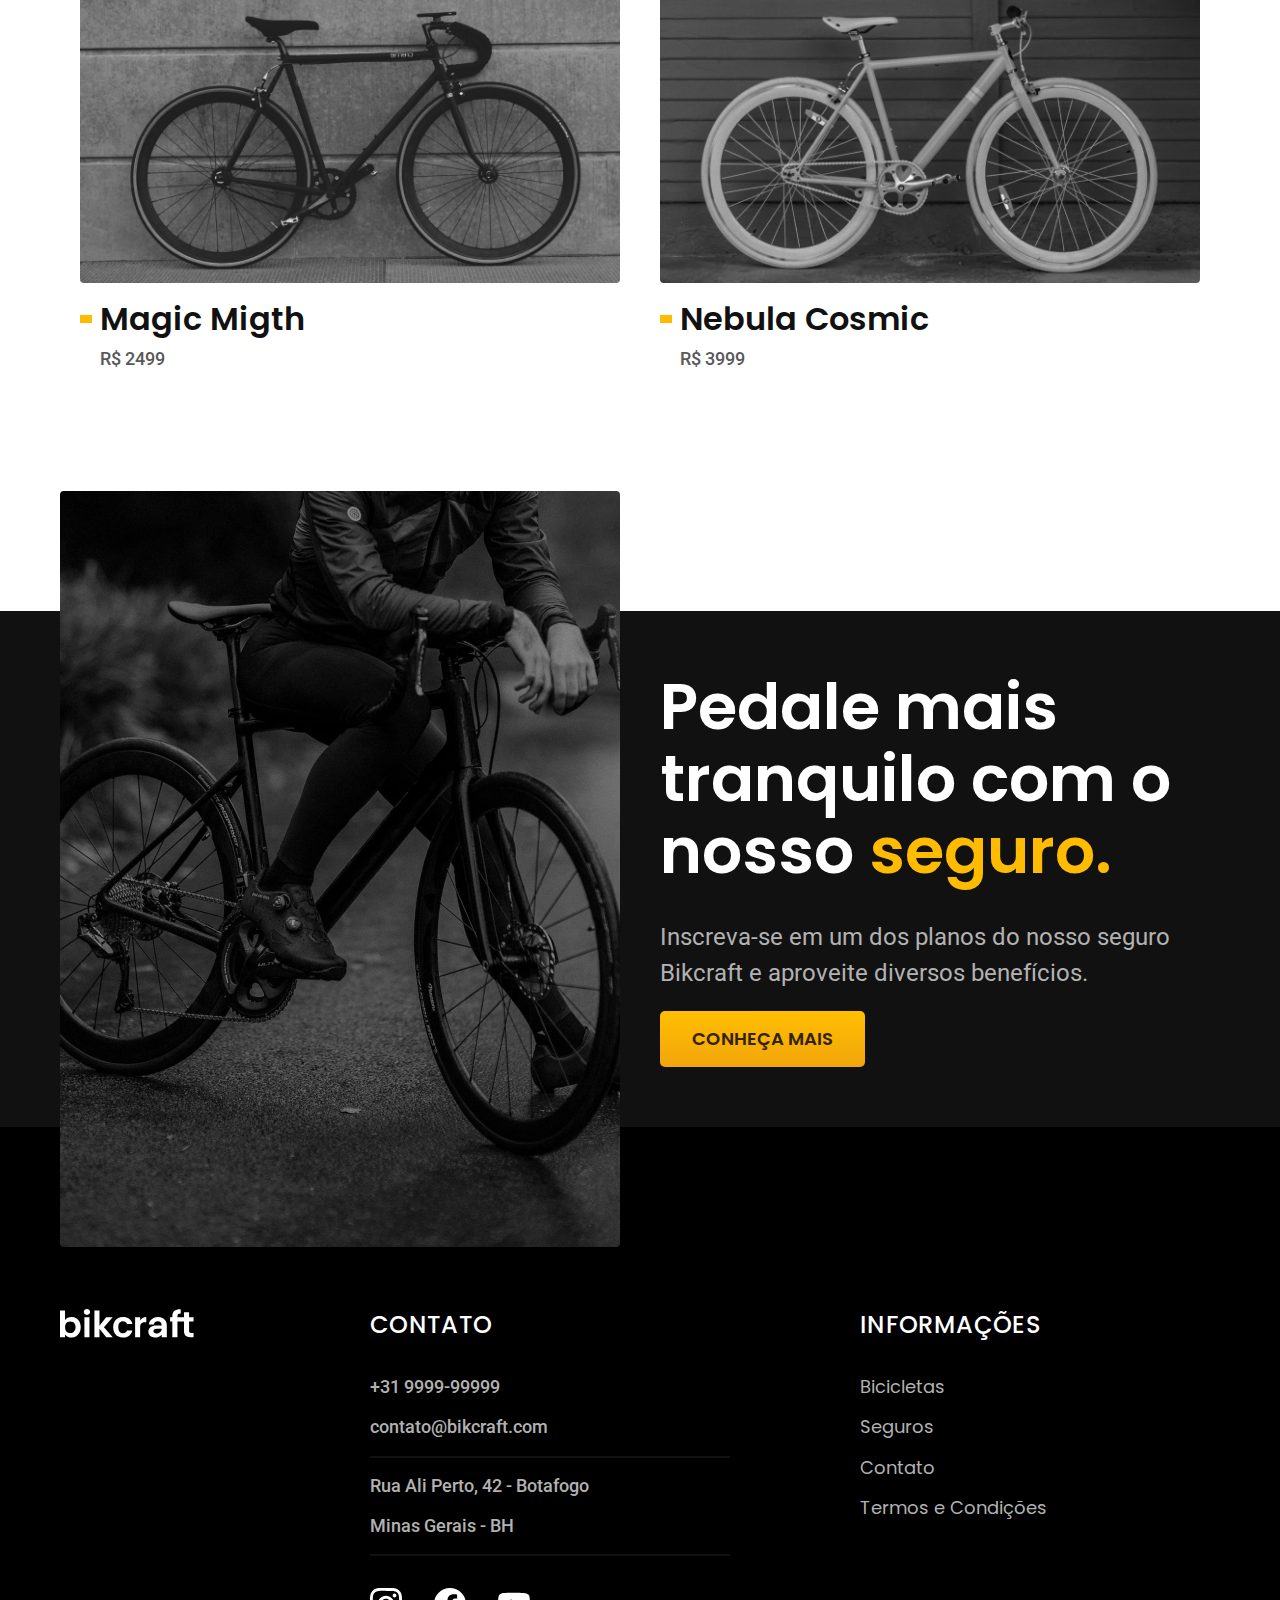
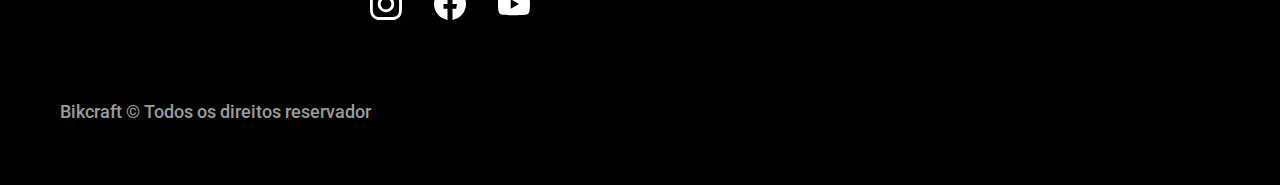
<file: biciclietas/nimbus.html>
<!DOCTYPE html>
<html lang="pt-br">

<head>
  <meta charset="UTF-8">
  <meta name="viewport" content="width=device-width, initial-scale=1.0">
  <title>Nimbus | Bickraft</title>
  <meta name="description" content="Bicicletas elétricas  de alta precisão e qualidade,
  feitas sob medida para o cliente. Explore o mundo na sua velocidade com o Bickraft.">
  <link rel="stylesheet" href="../style/principal.css" media="all">
  <link rel="preconnect" href="https://fonts.googleapis.com">
  <link rel="preconnect" href="https://fonts.gstatic.com" crossorigin>
  <link href="https://fonts.googleapis.com/css2?family=Poppins:wght@400;600&family=Roboto:ital@0;1&family=Merriweather:ital,wght@1,900&display=swap" rel="stylesheet">
  <script>document.documentElement.classList.add("js");</script>
</head>

<body id="bici">
  <header class="header-bg">
    <div class="header">
      <a href="/">
        <img src="../imagens/img/bikcraft.svg" alt="logo-bikcraft">
      </a>
      <nav aria-label="primaria">
        <ul class="header-menu font-1-m cor-0">
          <li><a href="../bicicletas.html">Bicicletas</a></li>
          <li><a href="../seguros.html">Seguros</a></li>
          <li><a href="../contato.html">Contato</a></li>
        </ul>
      </nav>
    </div>
  </header>
  <main class="titulo-bg">
    <div>
      <div class="titulo conteiner">
        <p class="font-2-xl cor-5">R$ 4999</p>
        <h1 class="font-1-xxl cor-0">Nimbus Stark<span class="cor-p1">.</span></h1>
      </div>
    </div>
    <div class="bicicleta conteiner">
      <div class="bicicletas-imagens">
        <img src="../imagens/img/bicicleta/nimbus1.jpg" alt="foto da bicicleta 1">
        <img src="../imagens/img/bicicleta/nimbus2.jpg" alt="foto da bicicleta 2">
        <img src="../imagens/img/bicicleta/nimbus3.jpg" alt="foto da bicicleta 3">
      </div>
      <div class="bicicleta-conteudo">
        <p class="font-2-l cor-5">A Nimbus Stark é a melhor Bikcraft já criada pela nossa equipe. Ela vem equipada com os melhores acessórios, o que garante maior velocidade.</p>
        <div class="bicicleta-comprar">
          <a class="botao" href="../orcamento.html?tipo=bikcraft&produto=nimbus">Comprar Agora</a>
          <span class="font-1-xs cor-6"><img src="/imagens/img/icones/entrega.svg" alt="icone de entrega"> Entrega em 5 dias</span>
          <span class="font-1-xs cor-6"><img src="/imagens/img/icones/estoque.svg" alt="icone de estoque"> 18 em estoque</span>
        </div>
        <h2 class="font-1-xs cor-0">Informações</h2>
        <ul class="bicicleta-informacoes">
          <li>
            <img src="/imagens/img/icones/eletrica.svg" alt="icone bicicleta elétrica">
            <h3 class="font-1-m cor-0">Motor Elétrico</h3>
            <p class="font-2-xs cor-5">Permite você viajar distâncias inimaginaveis com a sua bike.</p>
          </li>
          <li>
            <img src="/imagens/img/icones/velocidade.svg" alt="icone velocidade">
            <h3 class="font-1-m cor-0">50 km/h</h3>
            <p class="font-2-xs cor-5">A mais rápida bicicleta elétrica disponível hoje no mercado.</p>
          </li>
          <li>
            <img src="/imagens/img/icones/rastreador.svg" alt="icone de rastreador">
            <h3 class="font-1-m cor-0">Rastreador</h3>
            <p class="font-2-xs cor-5">Rastreador e sistema anti-furto para garantir o seu sossego.</p>
          </li>
          <li>
            <img src="/imagens/img/icones/eletrica.svg" alt="icone bicicleta elétrica">
            <h3 class="font-1-m cor-0">Fibra de Carbono</h3>
            <p class="font-2-xs cor-5">Maior proteção possível para a sua Bikcraft com fibra de carbono.</p>
          </li>
        </ul>
        <h2 class="font-1-xs cor-0">Ficha técnica</h2>
        <ul class="bicicleta-ficha font-2-s cor-4">
          <li>Peso <span>9kg</span></li>
          <li>Altura <span>60 cm</span></li>
          <li>Largura <span>120 cm</span></li>
          <li>Profundidade <span>10 cm</span></li>
          <li>Marchas <span>16</span></li>
          <li>Roda <span>29</span></li>
        </ul>
      </div>
    </div>
  </main>
  <article class="bicicletas-lista conteiner">
    <h2 class="conteiner font-1-xxl">Escolha a sua<span class="cor-p1">.</span></h2>
    <ul>
      <li>
        <a href="/biciclietas/magic.html">
          <img src="/imagens/img/bicicletas/magic.jpg" alt="Bicicleta preta">
          <h3 class="font-1-xl">Magic Migth</h3>
          <span class="font-2-m cor-8">R$ 2499</span>
        </a>
      </li>
      <li>
        <a href="/biciclietas/nebula.html">
          <img src="/imagens/img/bicicletas/nebula.jpg" alt="Bicicleta preta">
          <h3 class="font-1-xl">Nebula Cosmic</h3>
          <span class="font-2-m cor-8">R$ 3999</span>
        </a>
      </li>
    </ul>
  </article>
  <article class="seguro-bicicleta-bg">
    <div class="seguro conteiner">
      <div class="seguro-imagem">
        <img src="/imagens/img/fotos/seguros.jpg" alt="pessoa parada em cima de uma bicicleta.">
      </div>
      <div class="seguro-conteudo">
        <h2 class="font-1-xxl">Pedale mais tranquilo com o nosso <span class="cor-p1">seguro.</span></h2>
        <p class="font-2-l cor-5">Inscreva-se em um dos planos do nosso seguro Bikcraft e aproveite diversos benefícios.</p>
        <a class="botao" href="../seguros.html">Conheça Mais</a>
      </div>
    </div>
  </article>
  <footer class="footer-bg">
    <div class="footer conteiner">
      <img src="../imagens/img/bikcraft.svg" alt="Bikcraft">
      <div class="footer-contato">
        <h3 class="font-2-l-b cor-0">Contato</h3>
        <ul class="font-2-m cor-5">
          <li><a href="tel:+55999999999">+31 9999-99999</a></li>
          <li><a href="mailto:contato@bikcraft.com">contato@bikcraft.com</a></li>
          <li>Rua Ali Perto, 42 - Botafogo</li>
          <li>Minas Gerais - BH</li>
        </ul>
        <div class="footer-redes">
          <a href="../">
            <img src="../imagens/img/redes/instagram.svg" alt="icone instagram">
          </a>
          <a href="../">
            <img src="../imagens/img/redes/facebook.svg" alt="icone facebook">
          </a>
          <a href="../">
            <img src="../imagens/img/redes/youtube.svg" alt="icone youtube">
          </a>
        </div>
      </div>
      <div class="footer-informacoes">
        <h3 class="font-2-l-b cor-0">Informações</h3>
        <nav>
          <ul class="font-1-m cor-5">
            <li><a href="../bicicletas.html">Bicicletas</a></li>
            <li><a href="../seguros.html">Seguros</a></li>
            <li><a href="../contato.html">Contato</a></li>
            <li><a href="../termos.html">Termos e Condições</a></li>
          </ul>
        </nav>
      </div>
      <p class="footer-copy font-2-m cor-6">Bikcraft © Todos os direitos reservador</p>
    </div>
  </footer>
  <script src="../js/script.js"></script>
</body>
</file>
<file: style/principal.css>
/*Config global*/
@import url("global.css");

/*header*/
@import url("header.css");

/*utilidades*/
@import url(utilidades/tipografia.css);
@import url(utilidades/cores.css);
@import url(utilidades/formulario.css);


/*main*/
@import url("main.css");
@import url("bicicletas.css");
@import url("tecnologias.css");
@import url("parceiros.css");
@import url("depoimento.css");

/*Seguros*/
@import url(seguros/seguros.css);
@import url(seguros/vantagens.css);
@import url(seguros/perguntas.css);

/*Termos*/
@import url(/style/termos.css);

/*Bicicletas lista*/
@import url(/style/bicicletas-comprar.css);
@import url(/bicicleta/seguro.css);

/*informações bibicletas*/
@import url(/style/informacoesBicicletas/bicicleta.css);

/*Contato*/
@import url(/style/contato/contato.css);
@import url(/style/contato/lojas.css);

/*Orcamento*/
@import url(/orcamento/orcamento.css);

/*Footer*/
@import url("footer.css");

/*animações*/
@import url(/style/utilidades/animacoes.css);
</file>
